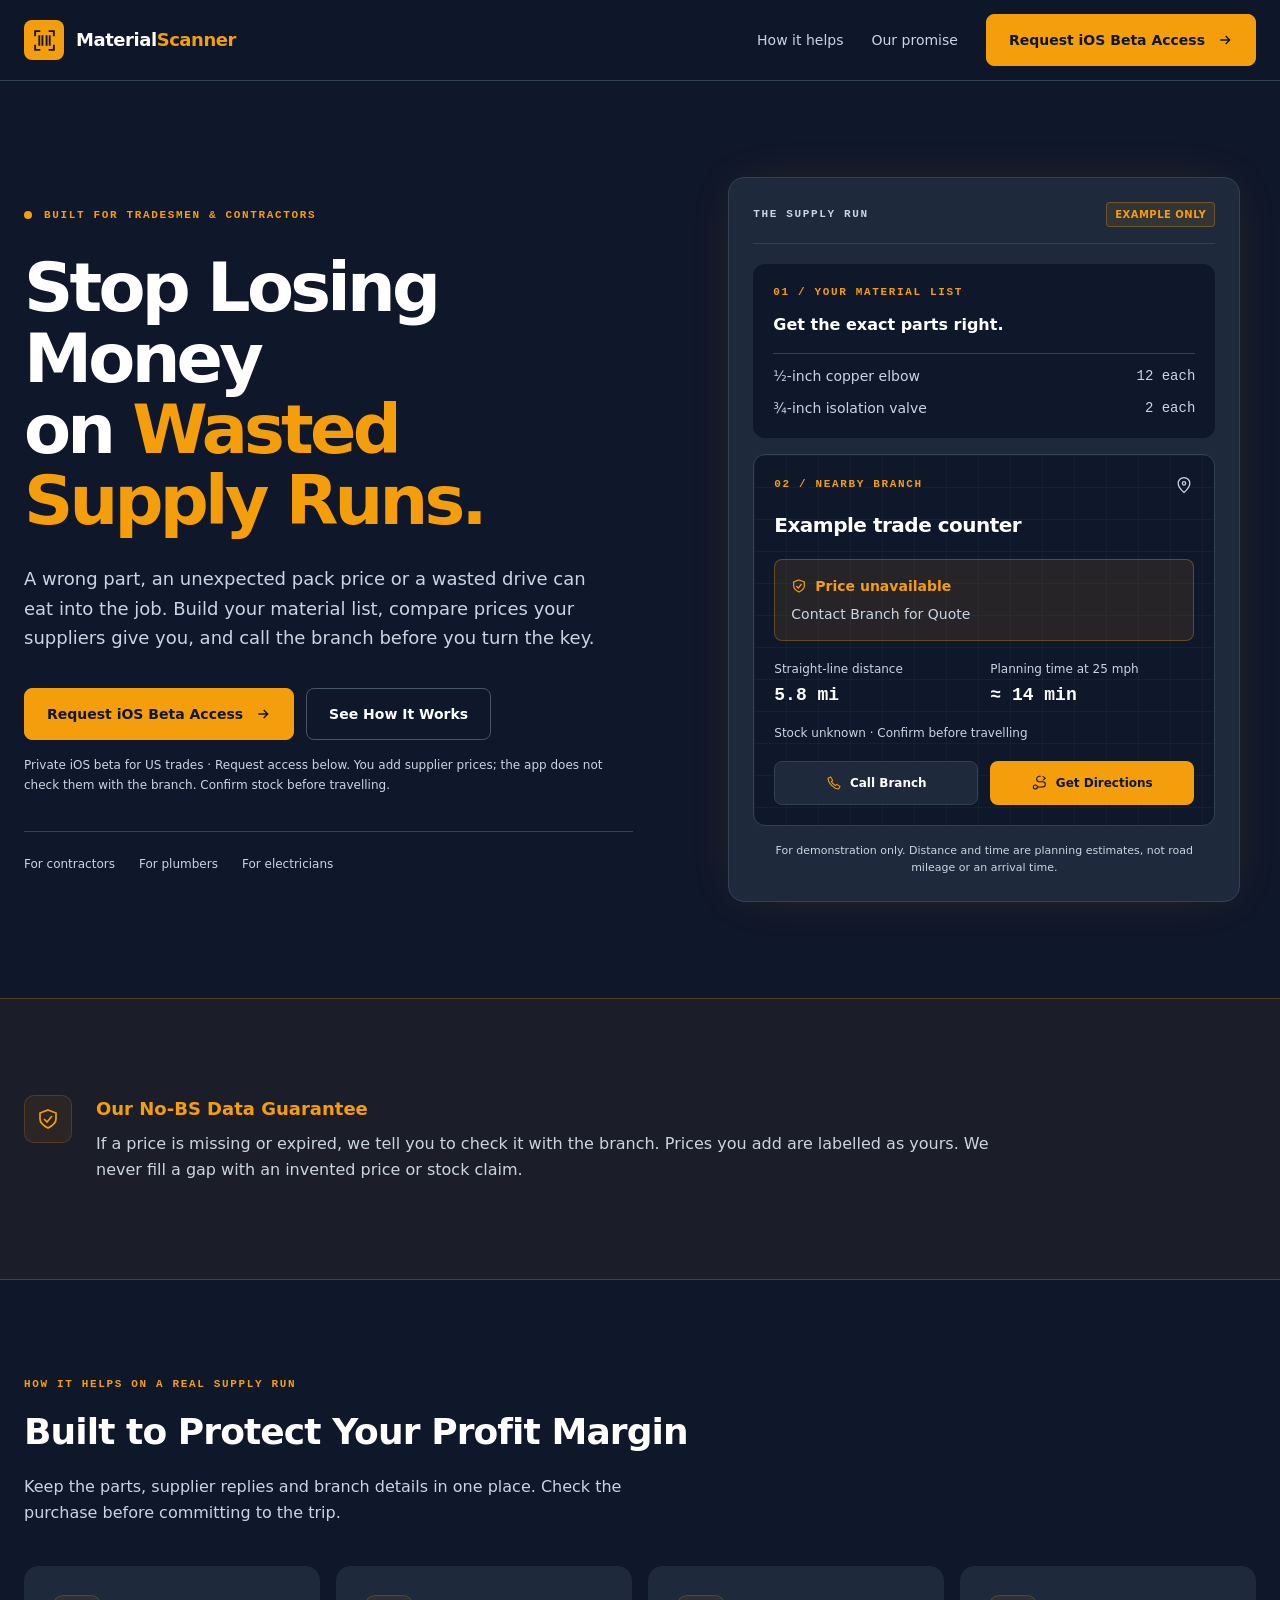
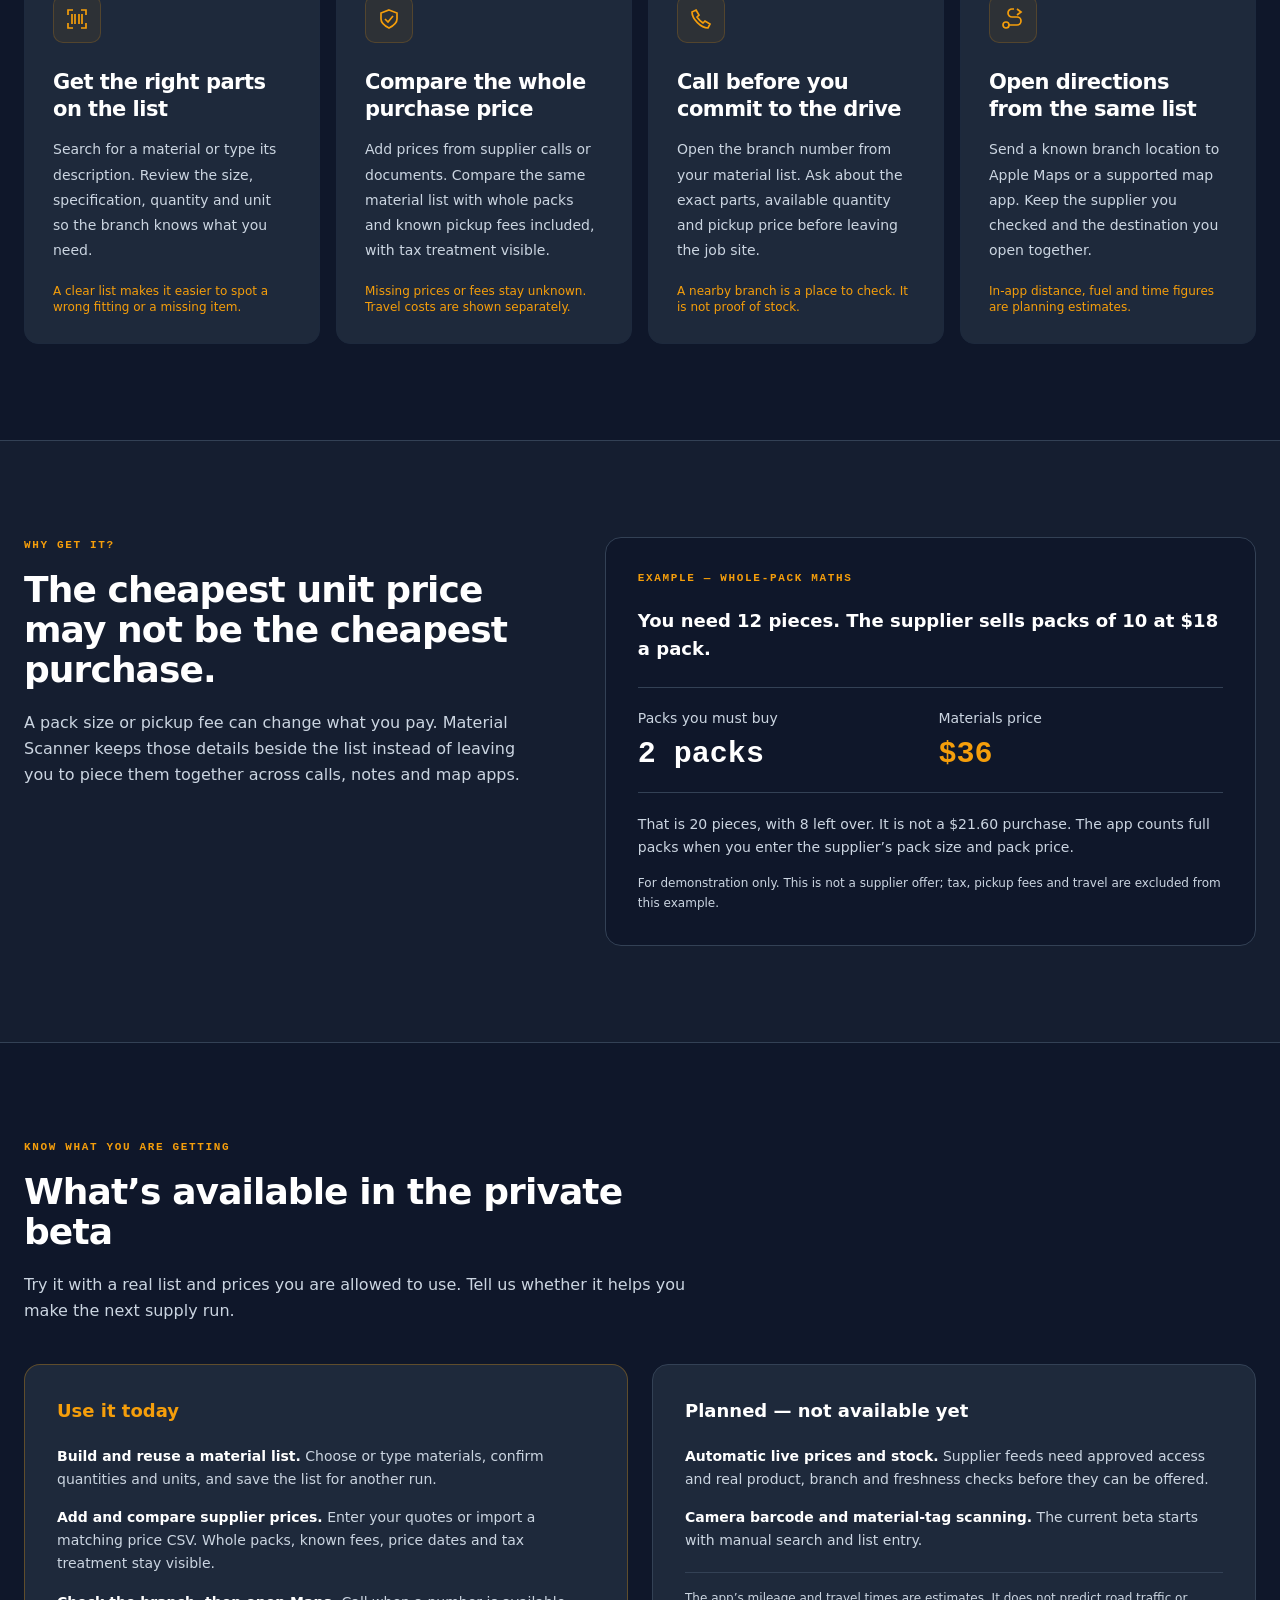
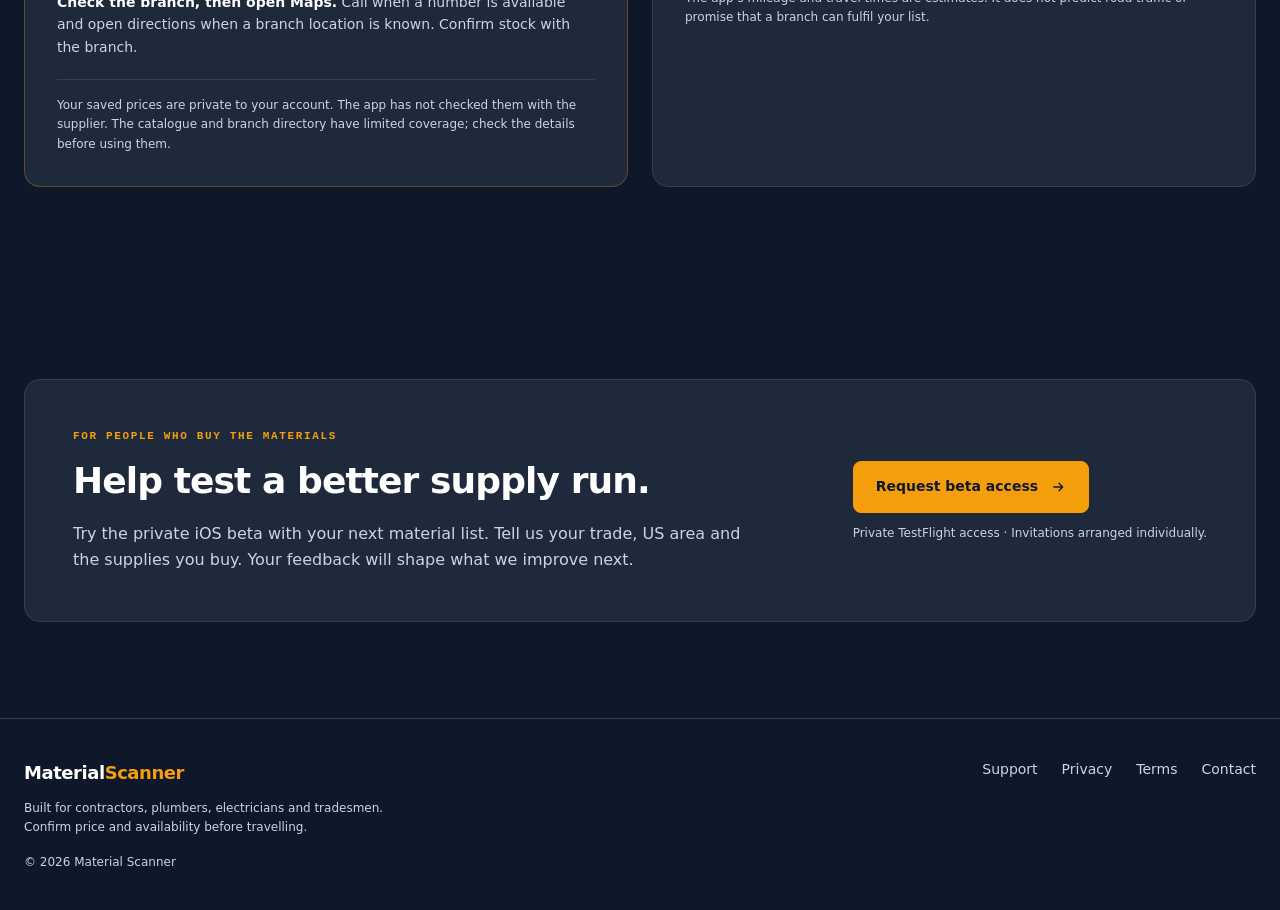
<file: index.html>
<!doctype html>
<html lang="en">
<head>
<meta charset="utf-8"><meta name="viewport" content="width=device-width, initial-scale=1">
<title>Material Scanner — Stop Losing Money on Wasted Supply Runs</title>
<meta name="description" content="Private iOS beta for US contractors, plumbers and electricians. Build a material list, compare prices you received including whole packs and pickup fees, and call or navigate to the branch. No invented prices.">
<link rel="canonical" href="https://materialscanner.com/">
<meta property="og:title" content="Stop Losing Money on Wasted Supply Runs."><meta property="og:description" content="Keep your material list, supplier prices and branch details together. Compare whole packs and known fees, then call ahead. Private iOS beta for US trades."><meta property="og:type" content="website"><meta property="og:url" content="https://materialscanner.com/"><meta name="twitter:card" content="summary">
<link rel="icon" href="data:image/svg+xml,%3Csvg%20xmlns%3D%22http%3A%2F%2Fwww.w3.org%2F2000%2Fsvg%22%20viewBox%3D%220%200%2032%2032%22%3E%3Crect%20width%3D%2232%22%20height%3D%2232%22%20rx%3D%228%22%20fill%3D%22%23F59E0B%22%2F%3E%3Cpath%20d%3D%22M8%2013V8h5m6%200h5v5M8%2019v5h5m6%200h5v-5M13%2013v6m3-6v6m3-6v6%22%20fill%3D%22none%22%20stroke%3D%22%230F172A%22%20stroke-width%3D%222%22%2F%3E%3C%2Fsvg%3E">
<meta name="theme-color" content="#0F172A"><link rel="stylesheet" href="/assets/landing.css?v=trade-beta-13oct2026">
</head>
<body class="bg-night font-sans text-white antialiased">
<a href="#main" class="fixed -top-24 left-4 z-50 rounded-lg bg-safety px-5 py-3 font-bold text-night focus:top-4">Skip to content</a>
<svg xmlns="http://www.w3.org/2000/svg" class="hidden" aria-hidden="true"><defs>
<symbol id="arrow" viewBox="0 0 24 24"><path d="M5 12h14m-6-6 6 6-6 6"/></symbol>
<symbol id="shield" viewBox="0 0 24 24"><path d="m12 3 8 3v6c0 4-4 7-8 9-4-2-8-5-8-9V6l8-3Z"/><path d="m8 12 3 3 5-6"/></symbol>
<symbol id="route" viewBox="0 0 24 24"><circle cx="5" cy="18" r="3"/><path d="M8 18h8a4 4 0 0 0 0-8h-5a4 4 0 0 1 0-8h2"/><path d="m16 2 4 3-4 3"/></symbol>
<symbol id="clock" viewBox="0 0 24 24"><circle cx="12" cy="12" r="9"/><path d="M12 7v5l4 2"/></symbol>
<symbol id="scan" viewBox="0 0 24 24"><path d="M3 8V3h5m8 0h5v5M3 16v5h5m8 0h5v-5M7 7v10m3-10v10m4-10v10m3-10v10"/></symbol>
<symbol id="phone" viewBox="0 0 24 24"><path d="m7 3 3 5-2 2c2 3 3 4 6 6l2-2 5 3-2 4c-7 0-16-9-16-16l4-2Z"/></symbol>
<symbol id="pin" viewBox="0 0 24 24"><path d="M19 10c0 5-7 11-7 11S5 15 5 10a7 7 0 1 1 14 0Z"/><circle cx="12" cy="10" r="2"/></symbol>
</defs></svg>
<header class="sticky top-0 z-30 border-b border-line bg-night/95 backdrop-blur-md">
<div class="page-wrap flex min-h-20 items-center justify-between gap-5">
<a href="/" aria-label="Material Scanner home" class="flex items-center gap-3 text-lg font-bold tracking-tight"><span class="flex h-10 w-10 shrink-0 items-center justify-center rounded-lg bg-safety text-night"><svg width="25" height="25" fill="none" stroke="currentColor" stroke-width="1.8" aria-hidden="true"><use href="#scan"/></svg></span><span>Material<wbr><span class="text-safety">Scanner</span></span></a>
<nav aria-label="Main" class="hidden items-center gap-7 text-sm font-medium text-copy md:flex"><a href="#how-it-works" class="hover:text-white">How it helps</a><a href="#integrity" class="hover:text-white">Our promise</a><a href="#beta" class="cta cta-primary">Request iOS Beta Access<svg class="h-4 w-4" fill="none" stroke="currentColor" stroke-width="2" aria-hidden="true"><use href="#arrow"/></svg></a></nav>
<details class="relative md:hidden"><summary class="cursor-pointer rounded-lg border border-line px-3 py-2 text-sm font-semibold">Menu <span aria-hidden="true" class="ml-2 text-safety">+</span></summary><nav class="menu-panel" aria-label="Mobile main"><a href="#how-it-works">How it helps</a><a href="#integrity">Our promise</a><a href="#beta" class="font-semibold text-safety">Request iOS Beta Access</a></nav></details>
</div></header>
<main id="main" tabindex="-1">
<section class="page-wrap grid items-center gap-14 py-16 lg:grid-cols-[1.12fr_1fr] lg:gap-20 lg:py-24" aria-labelledby="hero-heading">
<div><p class="kicker mb-7 flex items-center gap-3 text-safety"><span class="h-2 w-2 rounded-full bg-safety" aria-hidden="true"></span> Built for tradesmen &amp; contractors</p>
<h1 id="hero-heading" class="hero-title"><span class="block">Stop Losing Money</span> on <span class="text-safety">Wasted Supply Runs.</span></h1>
<p class="mt-7 max-w-xl text-base leading-relaxed text-copy sm:text-lg">A wrong part, an unexpected pack price or a wasted drive can eat into the job. Build your material list, compare prices your suppliers give you, and call the branch before you turn the key.</p>
<div class="mt-9 flex flex-wrap gap-3"><a class="cta cta-primary" href="#beta">Request iOS Beta Access<svg class="h-4 w-4" fill="none" stroke="currentColor" stroke-width="2" aria-hidden="true"><use href="#arrow"/></svg></a><a class="cta cta-secondary" href="#how-it-works">See How It Works</a></div>
<p class="mt-4 text-xs leading-relaxed text-copy">Private iOS beta for US trades · Request access below. You add supplier prices; the app does not check them with the branch. Confirm stock before travelling.</p>
<div class="mt-9 flex flex-wrap gap-x-6 gap-y-3 border-t border-line pt-6 text-xs font-medium text-copy"><span>For contractors</span><span>For plumbers</span><span>For electricians</span></div>
</div>
<div class="relative mx-auto w-full max-w-lg rounded-2xl border border-line bg-charcoal p-4 shadow-[0_0_50px_-12px_rgba(245,158,11,0.15)] sm:p-6" aria-label="Example material list and branch display for demonstration only">
<div class="mb-5 flex flex-wrap items-center justify-between gap-2 border-b border-line pb-4"><span class="kicker text-copy">The supply run</span><span class="rounded border border-safety/30 bg-safety/10 px-2 py-1 text-[10px] font-semibold uppercase tracking-wider text-safety">Example only</span></div>
<div class="mb-4 rounded-xl bg-night p-5"><p class="kicker mb-3 text-safety">01 / Your material list</p><p class="font-semibold">Get the exact parts right.</p><div class="mt-4 flex justify-between gap-4 border-t border-line pt-3 text-sm text-copy"><span>½-inch copper elbow</span><span class="whitespace-nowrap font-mono">12 each</span></div><div class="mt-3 flex justify-between gap-4 text-sm text-copy"><span>¾-inch isolation valve</span><span class="whitespace-nowrap font-mono">2 each</span></div></div>
<div class="example-grid rounded-xl border border-line bg-night p-5"><div class="flex items-center justify-between gap-3"><p class="kicker text-safety">02 / Nearby branch</p><svg class="h-5 w-5 text-copy" fill="none" stroke="currentColor" stroke-width="1.5" aria-hidden="true"><use href="#pin"/></svg></div><p class="mt-4 text-xl font-semibold tracking-tight">Example trade counter</p>
<div class="my-5 rounded-lg border border-safety/30 bg-safety/10 p-4"><div class="flex items-center gap-2 text-sm font-semibold text-safety"><svg class="h-4 w-4 shrink-0" fill="none" stroke="currentColor" stroke-width="1.8" aria-hidden="true"><use href="#shield"/></svg>Price unavailable</div><p class="mt-2 text-sm text-copy">Contact Branch for Quote</p></div>
<div class="grid grid-cols-2 gap-3 text-sm"><div><p class="text-xs text-copy">Straight-line distance</p><p class="mt-1 font-mono text-lg font-semibold">5.8 mi</p></div><div><p class="text-xs text-copy">Planning time at 25 mph</p><p class="mt-1 font-mono text-lg font-semibold">≈ 14 min</p></div></div>
<p class="mt-4 text-xs text-copy">Stock unknown · Confirm before travelling</p>
<div class="mt-5 grid grid-cols-2 gap-3 text-center text-xs font-semibold"><span class="flex min-h-11 items-center justify-center gap-2 rounded-lg border border-line bg-charcoal"><svg class="h-4 w-4 text-safety" fill="none" stroke="currentColor" stroke-width="1.6" aria-hidden="true"><use href="#phone"/></svg>Call Branch</span><span class="flex min-h-11 items-center justify-center gap-2 rounded-lg bg-safety text-night"><svg class="h-4 w-4" fill="none" stroke="currentColor" stroke-width="1.6" aria-hidden="true"><use href="#route"/></svg>Get Directions</span></div>
</div><p class="mt-4 text-center text-[11px] leading-relaxed text-copy">For demonstration only. Distance and time are planning estimates, not road mileage or an arrival time.</p>
</div></section>
<section id="integrity" class="border-y border-safety/25 bg-safety/5 py-16 md:py-24" aria-labelledby="integrity-heading"><div class="page-wrap flex items-start gap-4 sm:gap-6"><div class="feature-icon shrink-0"><svg class="h-6 w-6" fill="none" stroke="currentColor" stroke-width="1.7" aria-hidden="true"><use href="#shield"/></svg></div><div><h2 id="integrity-heading" class="text-base font-bold text-safety sm:text-lg">Our No-BS Data Guarantee</h2><p class="mt-2 max-w-4xl text-sm leading-relaxed text-copy sm:text-base">If a price is missing or expired, we tell you to check it with the branch. Prices you add are labelled as yours. We never fill a gap with an invented price or stock claim.</p></div></div></section>
<section id="how-it-works" class="page-wrap py-16 md:py-24" aria-labelledby="features-heading"><div class="mb-10 max-w-2xl"><p class="kicker mb-4 text-safety">How it helps on a real supply run</p><h2 id="features-heading" class="text-3xl font-semibold leading-tight tracking-tight sm:text-4xl">Built to Protect Your Profit Margin</h2><p class="mt-5 text-base leading-relaxed text-copy">Keep the parts, supplier replies and branch details in one place. Check the purchase before committing to the trip.</p></div>
<div class="grid gap-4 sm:grid-cols-2 xl:grid-cols-4">
<article class="feature-card border border-slate-800 hover:border-amber-500/40 transition-colors duration-200"><div class="feature-icon"><svg class="h-6 w-6" fill="none" stroke="currentColor" stroke-width="1.7" aria-hidden="true"><use href="#scan"/></svg></div><h3>Get the right parts on the list</h3><p>Search for a material or type its description. Review the size, specification, quantity and unit so the branch knows what you need.</p><p class="!mt-5 text-xs !text-safety">A clear list makes it easier to spot a wrong fitting or a missing item.</p></article>
<article class="feature-card border border-slate-800 hover:border-amber-500/40 transition-colors duration-200"><div class="feature-icon"><svg class="h-6 w-6" fill="none" stroke="currentColor" stroke-width="1.7" aria-hidden="true"><use href="#shield"/></svg></div><h3>Compare the whole purchase price</h3><p>Add prices from supplier calls or documents. Compare the same material list with whole packs and known pickup fees included, with tax treatment visible.</p><p class="!mt-5 text-xs !text-safety">Missing prices or fees stay unknown. Travel costs are shown separately.</p></article>
<article class="feature-card border border-slate-800 hover:border-amber-500/40 transition-colors duration-200"><div class="feature-icon"><svg class="h-6 w-6" fill="none" stroke="currentColor" stroke-width="1.7" aria-hidden="true"><use href="#phone"/></svg></div><h3>Call before you commit to the drive</h3><p>Open the branch number from your material list. Ask about the exact parts, available quantity and pickup price before leaving the job site.</p><p class="!mt-5 text-xs !text-safety">A nearby branch is a place to check. It is not proof of stock.</p></article>
<article class="feature-card border border-slate-800 hover:border-amber-500/40 transition-colors duration-200"><div class="feature-icon"><svg class="h-6 w-6" fill="none" stroke="currentColor" stroke-width="1.7" aria-hidden="true"><use href="#route"/></svg></div><h3>Open directions from the same list</h3><p>Send a known branch location to Apple Maps or a supported map app. Keep the supplier you checked and the destination you open together.</p><p class="!mt-5 text-xs !text-safety">In-app distance, fuel and time figures are planning estimates.</p></article>
</div></section>
<section id="why-get-it" class="border-y border-line bg-charcoal/40 py-16 md:py-24" aria-labelledby="why-heading"><div class="page-wrap grid gap-10 lg:grid-cols-[1fr_1.3fr] lg:gap-20"><div><p class="kicker mb-4 text-safety">Why get it?</p><h2 id="why-heading" class="text-3xl font-semibold tracking-tight sm:text-4xl">The cheapest unit price may not be the cheapest purchase.</h2><p class="mt-5 text-base leading-relaxed text-copy">A pack size or pickup fee can change what you pay. Material Scanner keeps those details beside the list instead of leaving you to piece them together across calls, notes and map apps.</p></div><div class="rounded-2xl border border-line bg-night p-6 sm:p-8"><p class="kicker text-safety">Example — whole-pack maths</p><p class="mt-5 text-lg font-semibold">You need 12 pieces. The supplier sells packs of 10 at $18 a pack.</p><div class="mt-6 grid gap-4 border-y border-line py-5 sm:grid-cols-2"><div><p class="text-sm text-copy">Packs you must buy</p><p class="mt-2 font-mono text-3xl font-semibold">2 packs</p></div><div><p class="text-sm text-copy">Materials price</p><p class="mt-2 font-mono text-3xl font-semibold text-safety">$36</p></div></div><p class="mt-5 text-sm leading-relaxed text-copy">That is 20 pieces, with 8 left over. It is not a $21.60 purchase. The app counts full packs when you enter the supplier’s pack size and pack price.</p><p class="mt-4 text-xs leading-relaxed text-copy">For demonstration only. This is not a supplier offer; tax, pickup fees and travel are excluded from this example.</p></div></div></section>
<section id="beta-today" class="page-wrap py-16 md:py-24" aria-labelledby="beta-today-heading"><div class="mb-10 max-w-2xl"><p class="kicker mb-4 text-safety">Know what you are getting</p><h2 id="beta-today-heading" class="text-3xl font-semibold tracking-tight sm:text-4xl">What’s available in the private beta</h2><p class="mt-5 text-base leading-relaxed text-copy">Try it with a real list and prices you are allowed to use. Tell us whether it helps you make the next supply run.</p></div><div class="grid gap-6 md:grid-cols-2"><div class="rounded-2xl border border-safety/30 bg-charcoal p-6 sm:p-8"><h3 class="text-lg font-semibold text-safety">Use it today</h3><ul class="mt-5 grid gap-4 text-sm leading-relaxed text-copy"><li><strong class="text-white">Build and reuse a material list.</strong> Choose or type materials, confirm quantities and units, and save the list for another run.</li><li><strong class="text-white">Add and compare supplier prices.</strong> Enter your quotes or import a matching price CSV. Whole packs, known fees, price dates and tax treatment stay visible.</li><li><strong class="text-white">Check the branch, then open Maps.</strong> Call when a number is available and open directions when a branch location is known. Confirm stock with the branch.</li></ul><p class="mt-5 border-t border-line pt-4 text-xs leading-relaxed text-copy">Your saved prices are private to your account. The app has not checked them with the supplier. The catalogue and branch directory have limited coverage; check the details before using them.</p></div><div class="rounded-2xl border border-line bg-charcoal p-6 sm:p-8"><h3 class="text-lg font-semibold text-white">Planned — not available yet</h3><ul class="mt-5 grid gap-4 text-sm leading-relaxed text-copy"><li><strong class="text-white">Automatic live prices and stock.</strong> Supplier feeds need approved access and real product, branch and freshness checks before they can be offered.</li><li><strong class="text-white">Camera barcode and material-tag scanning.</strong> The current beta starts with manual search and list entry.</li></ul><p class="mt-5 border-t border-line pt-4 text-xs leading-relaxed text-copy">The app’s mileage and travel times are estimates. It does not predict road traffic or promise that a branch can fulfil your list.</p></div></div></section>
<section id="beta" class="page-wrap py-20 lg:py-24" aria-labelledby="beta-heading"><div class="rounded-2xl border border-line bg-charcoal px-6 py-10 sm:p-12 lg:flex lg:items-center lg:justify-between lg:gap-12"><div class="max-w-2xl"><p class="kicker mb-4 text-safety">For people who buy the materials</p><h2 id="beta-heading" class="text-3xl font-semibold tracking-tight sm:text-4xl">Help test a better supply run.</h2><p class="mt-5 text-base leading-relaxed text-copy">Try the private iOS beta with your next material list. Tell us your trade, US area and the supplies you buy. Your feedback will shape what we improve next.</p></div><div class="mt-8 shrink-0 lg:mt-0"><a class="cta cta-primary" href="mailto:hello@materialscanner.com?subject=Material%20Scanner%20iOS%20beta%20access">Request beta access<svg class="h-4 w-4" fill="none" stroke="currentColor" stroke-width="2" aria-hidden="true"><use href="#arrow"/></svg></a><p class="mt-3 text-xs text-copy">Private TestFlight access · Invitations arranged individually.</p></div></div></section>
</main>
<footer id="about" class="border-t border-line py-10"><div class="page-wrap flex flex-col justify-between gap-7 sm:flex-row"><div><p class="text-lg font-bold tracking-tight">Material<span class="text-safety">Scanner</span></p><p class="mt-3 max-w-md text-xs leading-relaxed text-copy">Built for contractors, plumbers, electricians and tradesmen.<br>Confirm price and availability before travelling.</p><p class="mt-4 text-xs text-copy">© 2026 Material Scanner</p></div><nav aria-label="Support and legal" class="flex flex-wrap items-start gap-x-6 gap-y-4 text-sm text-copy"><a href="/support.html" class="hover:text-white">Support</a><a href="/privacy.html" class="hover:text-white">Privacy</a><a href="/terms.html" class="hover:text-white">Terms</a><a href="mailto:hello@materialscanner.com" class="hover:text-white">Contact</a></nav></div></footer>
<script>
const menu=document.querySelector('header details');
document.addEventListener('keydown',event=>{if(event.key==='Escape'&&menu.open){menu.open=false;menu.querySelector('summary').focus();}});
menu.querySelectorAll('a').forEach(link=>link.addEventListener('click',()=>{menu.open=false;}));
</script>
</body></html>
</file>
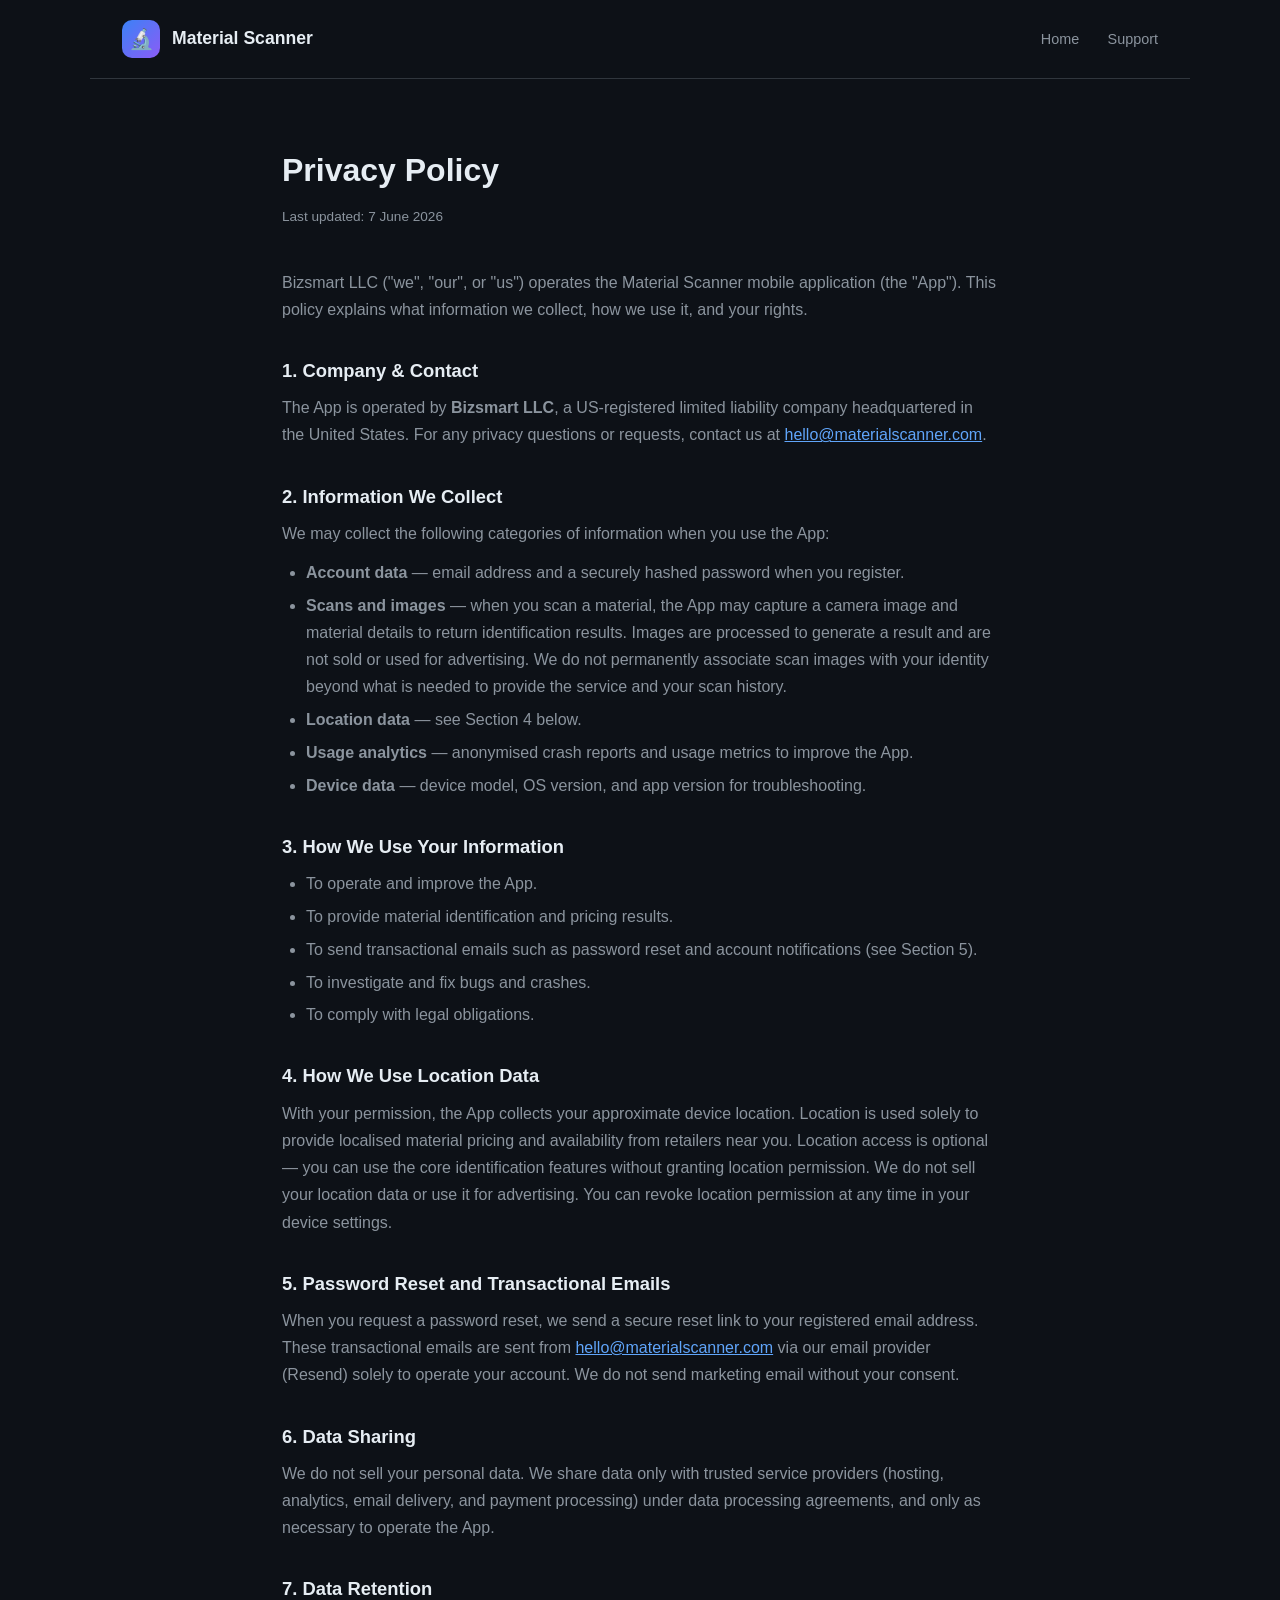
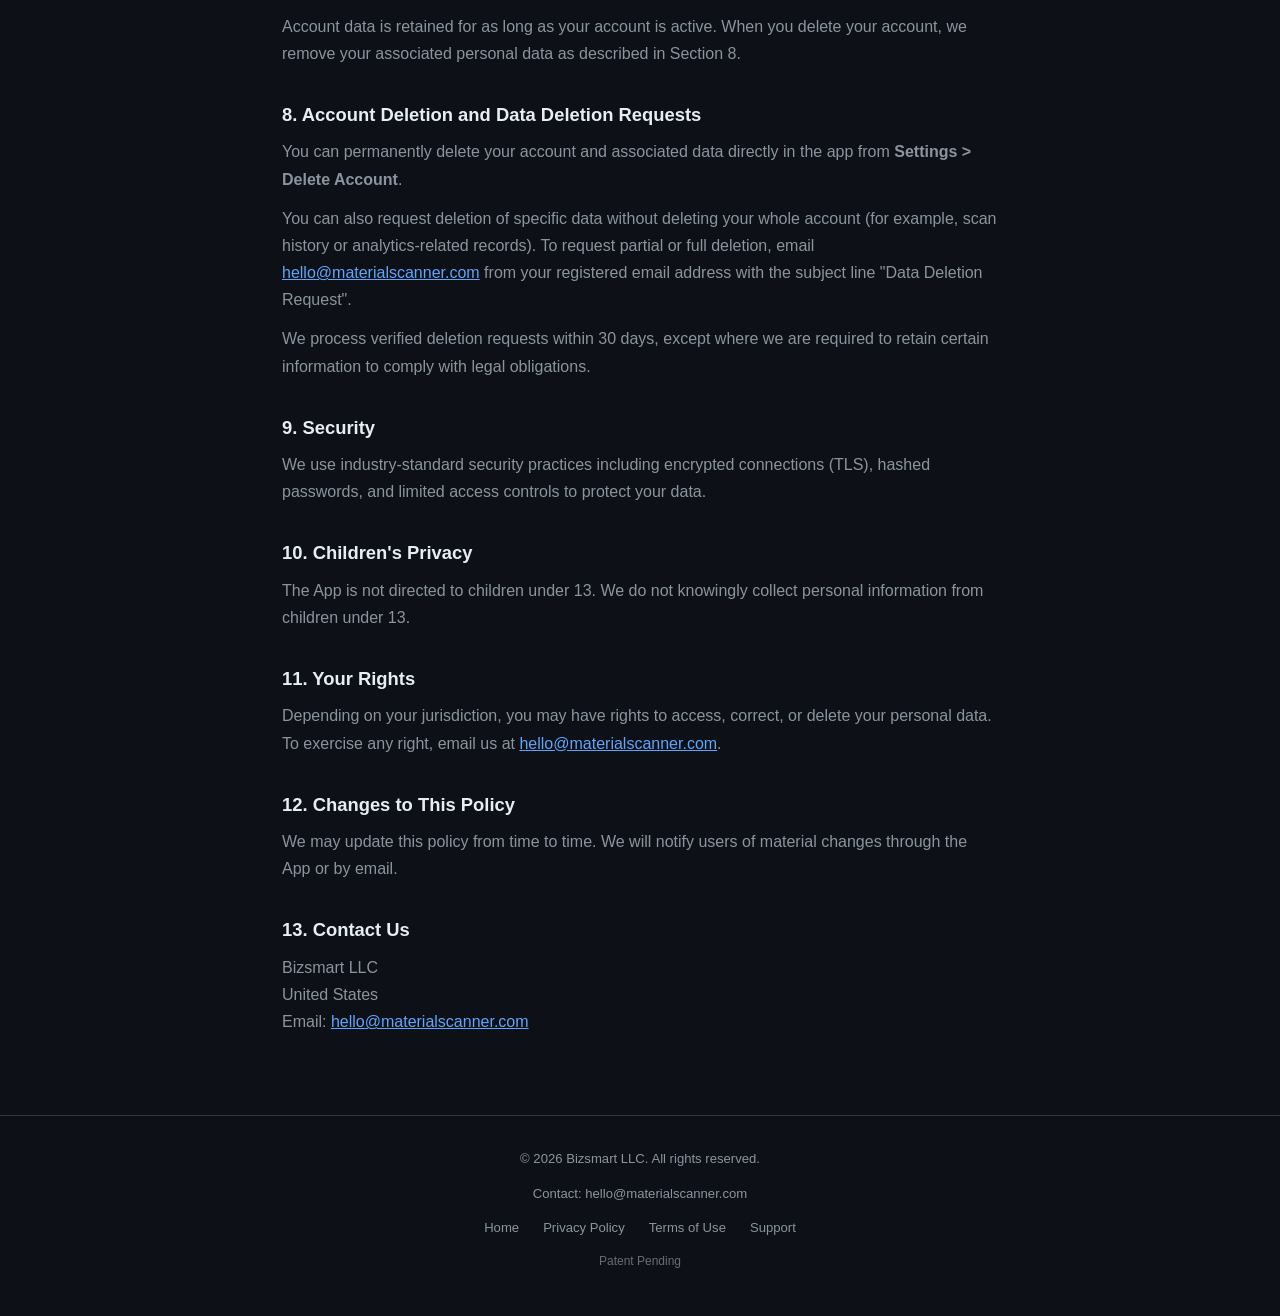
<file: privacy.html>
<!DOCTYPE html>
<html lang="en">
<head>
  <meta charset="UTF-8" />
  <meta name="viewport" content="width=device-width, initial-scale=1.0" />
  <title>Privacy Policy — Material Scanner by Bizsmart LLC</title>
  <style>
    *, *::before, *::after { box-sizing: border-box; margin: 0; padding: 0; }
    :root {
      --bg: #0d1117; --surface: #161b22; --border: #30363d;
      --accent: #3b82f6; --accent-light: #60a5fa;
      --text: #e6edf3; --muted: #8b949e; --radius: 12px;
    }
    body { background: var(--bg); color: var(--text);
      font-family: -apple-system, BlinkMacSystemFont, "Segoe UI", Roboto, Helvetica, Arial, sans-serif;
      line-height: 1.7; min-height: 100vh; }
    header {
      border-bottom: 1px solid var(--border); padding: 1.25rem 2rem;
      display: flex; align-items: center; justify-content: space-between;
      max-width: 1100px; margin: 0 auto;
    }
    .logo { display: flex; align-items: center; gap: .75rem; text-decoration: none; color: var(--text); }
    .logo-icon { width: 38px; height: 38px;
      background: linear-gradient(135deg, #3b82f6 0%, #8b5cf6 100%);
      border-radius: 10px; display: flex; align-items: center; justify-content: center; font-size: 1.25rem; }
    .logo span { font-weight: 700; font-size: 1.1rem; }
    nav a { color: var(--muted); text-decoration: none; margin-left: 1.5rem; font-size: .9rem; transition: color .2s; }
    nav a:hover { color: var(--text); }
    main { max-width: 780px; margin: 4rem auto 5rem; padding: 0 2rem; }
    h1  { font-size: 2rem; font-weight: 800; margin-bottom: .5rem; }
    .updated { color: var(--muted); font-size: .85rem; margin-bottom: 2.5rem; }
    h2  { font-size: 1.15rem; font-weight: 700; margin: 2rem 0 .5rem; }
    p   { color: var(--muted); margin-bottom: .75rem; }
    ul  { color: var(--muted); padding-left: 1.5rem; margin-bottom: .75rem; }
    li  { margin-bottom: .35rem; }
    a   { color: var(--accent-light); }
    footer { border-top: 1px solid var(--border); padding: 2rem; text-align: center; font-size: .82rem; color: var(--muted); }
    footer a { color: var(--muted); text-decoration: none; }
    footer a:hover { color: var(--text); }
    .footer-links { display: flex; gap: 1.5rem; justify-content: center; margin-top: .5rem; }
  </style>
</head>
<body>

  <header>
    <a href="/" class="logo">
      <div class="logo-icon">🔬</div>
      <span>Material Scanner</span>
    </a>
    <nav>
      <a href="/">Home</a>
      <a href="support.html">Support</a>
    </nav>
  </header>

  <main>
    <h1>Privacy Policy</h1>
    <p class="updated">Last updated: 7 June 2026</p>

    <p>
      Bizsmart LLC ("we", "our", or "us") operates the Material Scanner mobile application
      (the "App"). This policy explains what information we collect, how we use it, and your rights.
    </p>

    <h2>1. Company &amp; Contact</h2>
    <p>
      The App is operated by <strong>Bizsmart LLC</strong>, a US-registered limited liability
      company headquartered in the United States. For any privacy questions or requests, contact
      us at <a href="mailto:hello@materialscanner.com">hello@materialscanner.com</a>.
    </p>

    <h2>2. Information We Collect</h2>
    <p>We may collect the following categories of information when you use the App:</p>
    <ul>
      <li><strong>Account data</strong> — email address and a securely hashed password when you register.</li>
      <li><strong>Scans and images</strong> — when you scan a material, the App may capture a camera image and material details to return identification results. Images are processed to generate a result and are not sold or used for advertising. We do not permanently associate scan images with your identity beyond what is needed to provide the service and your scan history.</li>
      <li><strong>Location data</strong> — see Section 4 below.</li>
      <li><strong>Usage analytics</strong> — anonymised crash reports and usage metrics to improve the App.</li>
      <li><strong>Device data</strong> — device model, OS version, and app version for troubleshooting.</li>
    </ul>

    <h2>3. How We Use Your Information</h2>
    <ul>
      <li>To operate and improve the App.</li>
      <li>To provide material identification and pricing results.</li>
      <li>To send transactional emails such as password reset and account notifications (see Section 5).</li>
      <li>To investigate and fix bugs and crashes.</li>
      <li>To comply with legal obligations.</li>
    </ul>

    <h2>4. How We Use Location Data</h2>
    <p>
      With your permission, the App collects your approximate device location. Location is used
      solely to provide localised material pricing and availability from retailers near you.
      Location access is optional — you can use the core identification features without granting
      location permission. We do not sell your location data or use it for advertising. You can
      revoke location permission at any time in your device settings.
    </p>

    <h2>5. Password Reset and Transactional Emails</h2>
    <p>
      When you request a password reset, we send a secure reset link to your registered email
      address. These transactional emails are sent from
      <a href="mailto:hello@materialscanner.com">hello@materialscanner.com</a> via our email
      provider (Resend) solely to operate your account. We do not send marketing email without
      your consent.
    </p>

    <h2>6. Data Sharing</h2>
    <p>
      We do not sell your personal data. We share data only with trusted service providers
      (hosting, analytics, email delivery, and payment processing) under data processing
      agreements, and only as necessary to operate the App.
    </p>

    <h2>7. Data Retention</h2>
    <p>
      Account data is retained for as long as your account is active. When you delete your
      account, we remove your associated personal data as described in Section 8.
    </p>

    <h2>8. Account Deletion and Data Deletion Requests</h2>
    <p>
      You can permanently delete your account and associated data directly in the app from
      <strong>Settings &gt; Delete Account</strong>.
    </p>
    <p>
      You can also request deletion of specific data without deleting your whole account (for
      example, scan history or analytics-related records). To request partial or full deletion,
      email <a href="mailto:hello@materialscanner.com">hello@materialscanner.com</a> from your
      registered email address with the subject line "Data Deletion Request".
    </p>
    <p>
      We process verified deletion requests within 30 days, except where we are required to retain
      certain information to comply with legal obligations.
    </p>

    <h2>9. Security</h2>
    <p>
      We use industry-standard security practices including encrypted connections (TLS),
      hashed passwords, and limited access controls to protect your data.
    </p>

    <h2>10. Children's Privacy</h2>
    <p>
      The App is not directed to children under 13. We do not knowingly collect personal
      information from children under 13.
    </p>

    <h2>11. Your Rights</h2>
    <p>
      Depending on your jurisdiction, you may have rights to access, correct, or delete your
      personal data. To exercise any right, email us at
      <a href="mailto:hello@materialscanner.com">hello@materialscanner.com</a>.
    </p>

    <h2>12. Changes to This Policy</h2>
    <p>
      We may update this policy from time to time. We will notify users of material changes
      through the App or by email.
    </p>

    <h2>13. Contact Us</h2>
    <p>
      Bizsmart LLC<br />
      United States<br />
      Email: <a href="mailto:hello@materialscanner.com">hello@materialscanner.com</a>
    </p>
  </main>

  <footer>
    <p>&copy; 2026 Bizsmart LLC. All rights reserved.</p>
    <p>Contact: <a href="mailto:hello@materialscanner.com">hello@materialscanner.com</a></p>
    <div class="footer-links">
      <a href="/">Home</a>
      <a href="privacy.html">Privacy Policy</a>
      <a href="terms.html">Terms of Use</a>
      <a href="support.html">Support</a>
    </div>
    <p style="margin-top: .75rem; font-size: .75rem; opacity: .7;">Patent Pending</p>
  </footer>

</body>
</html>
</file>
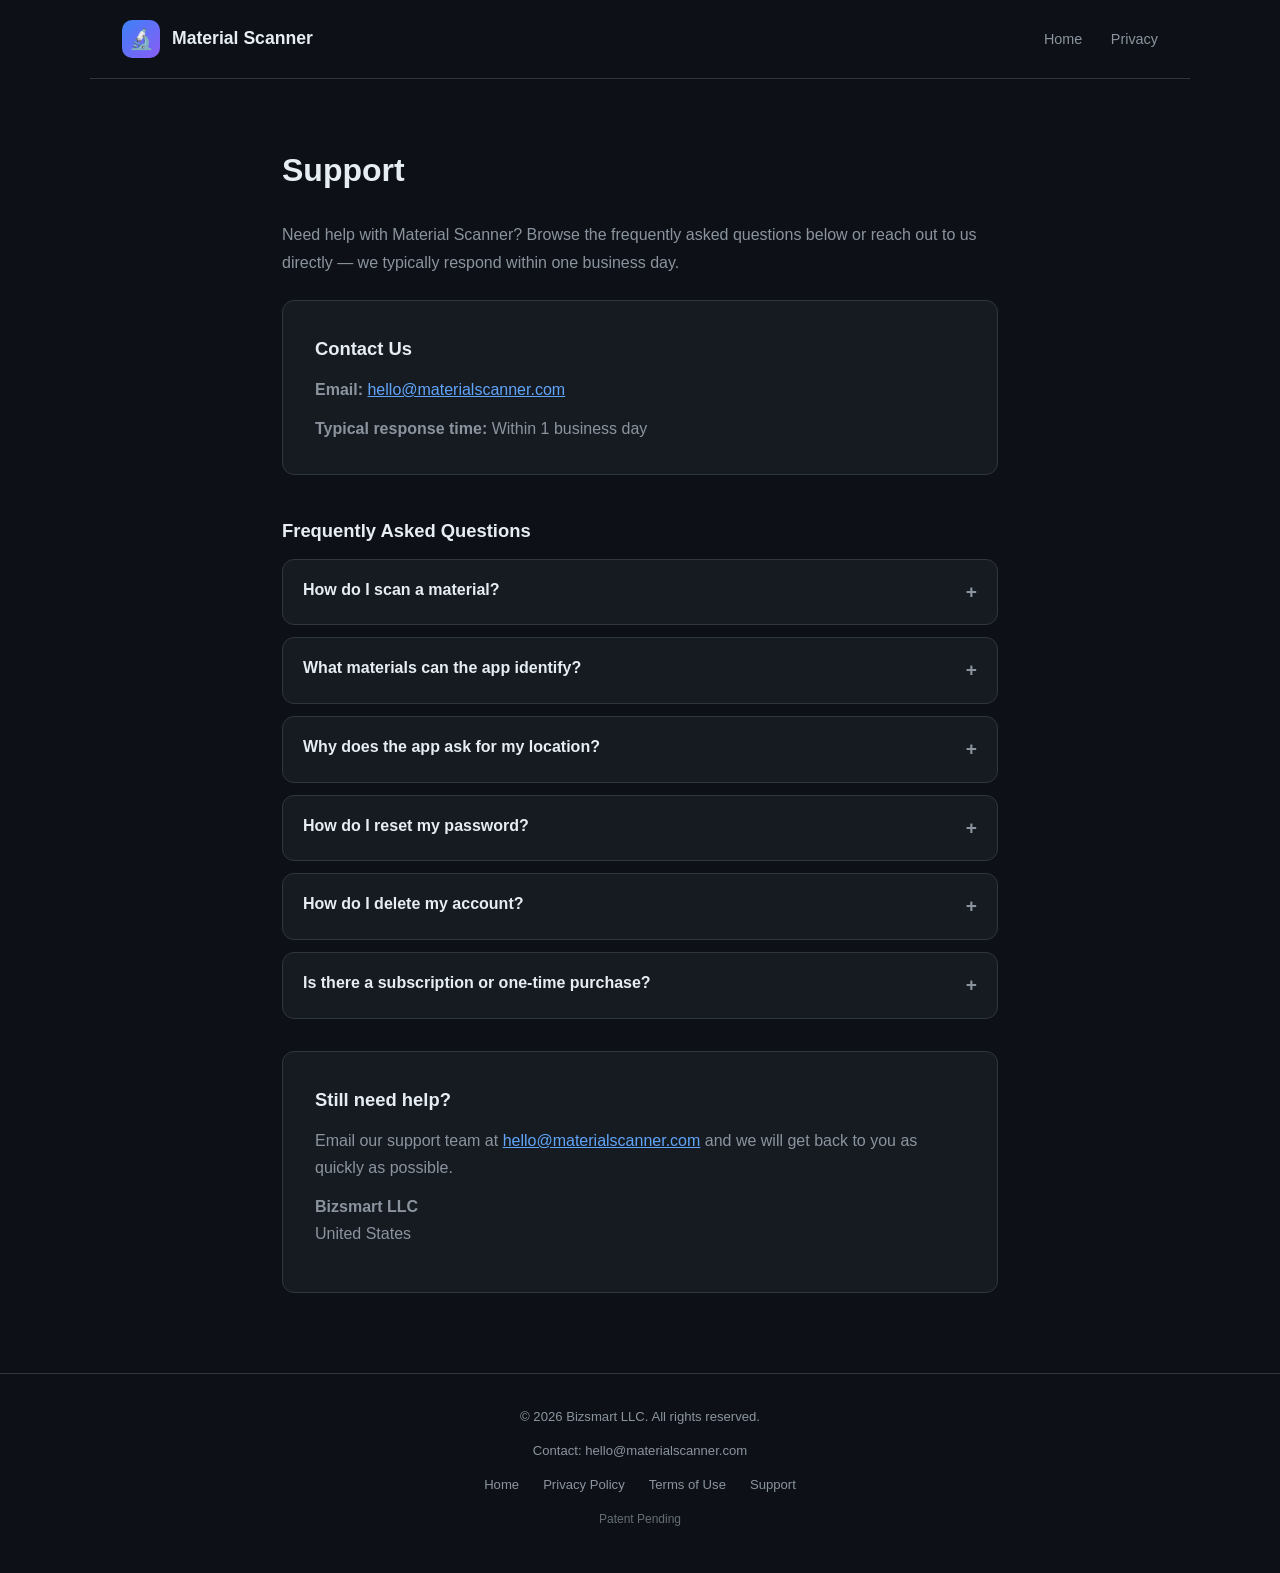
<file: support.html>
<!DOCTYPE html>
<html lang="en">
<head>
  <meta charset="UTF-8" />
  <meta name="viewport" content="width=device-width, initial-scale=1.0" />
  <title>Support — Material Scanner by Bizsmart LLC</title>
  <style>
    *, *::before, *::after { box-sizing: border-box; margin: 0; padding: 0; }
    :root {
      --bg: #0d1117; --surface: #161b22; --border: #30363d;
      --accent: #3b82f6; --accent-light: #60a5fa;
      --text: #e6edf3; --muted: #8b949e; --radius: 12px;
    }
    body { background: var(--bg); color: var(--text);
      font-family: -apple-system, BlinkMacSystemFont, "Segoe UI", Roboto, Helvetica, Arial, sans-serif;
      line-height: 1.7; min-height: 100vh; }
    header {
      border-bottom: 1px solid var(--border); padding: 1.25rem 2rem;
      display: flex; align-items: center; justify-content: space-between;
      max-width: 1100px; margin: 0 auto;
    }
    .logo { display: flex; align-items: center; gap: .75rem; text-decoration: none; color: var(--text); }
    .logo-icon { width: 38px; height: 38px;
      background: linear-gradient(135deg, #3b82f6 0%, #8b5cf6 100%);
      border-radius: 10px; display: flex; align-items: center; justify-content: center; font-size: 1.25rem; }
    .logo span { font-weight: 700; font-size: 1.1rem; }
    nav a { color: var(--muted); text-decoration: none; margin-left: 1.5rem; font-size: .9rem; transition: color .2s; }
    nav a:hover { color: var(--text); }
    main { max-width: 780px; margin: 4rem auto 5rem; padding: 0 2rem; }
    h1  { font-size: 2rem; font-weight: 800; margin-bottom: 1.5rem; }
    h2  { font-size: 1.15rem; font-weight: 700; margin: 2.5rem 0 .75rem; }
    p   { color: var(--muted); margin-bottom: .75rem; }

    /* FAQ */
    .faq { margin-top: .25rem; }
    details {
      background: var(--surface); border: 1px solid var(--border);
      border-radius: var(--radius); margin-bottom: .75rem; padding: 1rem 1.25rem;
    }
    summary { font-weight: 600; cursor: pointer; list-style: none; display: flex; justify-content: space-between; }
    summary::after { content: "+"; color: var(--muted); font-size: 1.2rem; }
    details[open] summary::after { content: "−"; }
    details p { margin-top: .75rem; margin-bottom: 0; }

    /* Contact card */
    .contact-card {
      background: var(--surface); border: 1px solid var(--border);
      border-radius: var(--radius); padding: 2rem; margin-top: 2rem;
    }
    .contact-card h2 { margin-top: 0; }
    .contact-card a { color: var(--accent-light); }

    footer { border-top: 1px solid var(--border); padding: 2rem; text-align: center; font-size: .82rem; color: var(--muted); }
    footer a { color: var(--muted); text-decoration: none; }
    footer a:hover { color: var(--text); }
    .footer-links { display: flex; gap: 1.5rem; justify-content: center; margin-top: .5rem; }
  </style>
</head>
<body>

  <header>
    <a href="/" class="logo">
      <div class="logo-icon">🔬</div>
      <span>Material Scanner</span>
    </a>
    <nav>
      <a href="/">Home</a>
      <a href="privacy.html">Privacy</a>
    </nav>
  </header>

  <main>
    <h1>Support</h1>
    <p>
      Need help with Material Scanner? Browse the frequently asked questions below or reach
      out to us directly — we typically respond within one business day.
    </p>

    <div class="contact-card" style="margin-top: 1.5rem;">
      <h2 style="margin-top: 0;">Contact Us</h2>
      <p>
        <strong>Email:</strong>
        <a href="mailto:hello@materialscanner.com">hello@materialscanner.com</a>
      </p>
      <p style="margin-bottom: 0;">
        <strong>Typical response time:</strong> Within 1 business day
      </p>
    </div>

    <h2>Frequently Asked Questions</h2>
    <div class="faq">
      <details>
        <summary>How do I scan a material?</summary>
        <p>
          Open the app and tap the scan button on the home screen. Point your camera at the
          material you want to identify and follow the on-screen prompts. Results are returned
          within seconds.
        </p>
      </details>
      <details>
        <summary>What materials can the app identify?</summary>
        <p>
          Material Scanner is designed to identify a wide range of common building and
          decorative materials including wood, metal, concrete, fabric, and more. Additional
          material categories are being added regularly.
        </p>
      </details>
      <details>
        <summary>Why does the app ask for my location?</summary>
        <p>
          Location is used to provide localised material pricing and availability from
          retailers near you. Location access is optional; you can still use the core
          identification features without granting location permission.
        </p>
      </details>
      <details>
        <summary>How do I reset my password?</summary>
        <p>
          On the sign-in screen, tap <strong>Forgot Password</strong>, enter your email
          address, and we will send you a secure reset link. Check your spam folder if the
          email does not arrive within a few minutes.
        </p>
      </details>
      <details>
        <summary>How do I delete my account?</summary>
        <p>
          To request account deletion and removal of your associated data, email us at
          <a href="mailto:hello@materialscanner.com">hello@materialscanner.com</a> with
          the subject line "Account Deletion Request". We will process your request within
          30 days.
        </p>
      </details>
      <details>
        <summary>Is there a subscription or one-time purchase?</summary>
        <p>
          Material Scanner will offer a free tier with limited scans per month and a Pro
          subscription for unlimited scans and advanced features. Pricing details will be
          available on the App Store and Google Play Store at launch.
        </p>
      </details>
    </div>

    <div class="contact-card">
      <h2>Still need help?</h2>
      <p>
        Email our support team at
        <a href="mailto:hello@materialscanner.com">hello@materialscanner.com</a>
        and we will get back to you as quickly as possible.
      </p>
      <p>
        <strong>Bizsmart LLC</strong><br />
        United States
      </p>
    </div>
  </main>

  <footer>
    <p>&copy; 2026 Bizsmart LLC. All rights reserved.</p>
    <p>Contact: <a href="mailto:hello@materialscanner.com">hello@materialscanner.com</a></p>
    <div class="footer-links">
      <a href="/">Home</a>
      <a href="privacy.html">Privacy Policy</a>
      <a href="terms.html">Terms of Use</a>
      <a href="support.html">Support</a>
    </div>
    <p style="margin-top: .75rem; font-size: .75rem; opacity: .7;">Patent Pending</p>
  </footer>

</body>
</html>
</file>
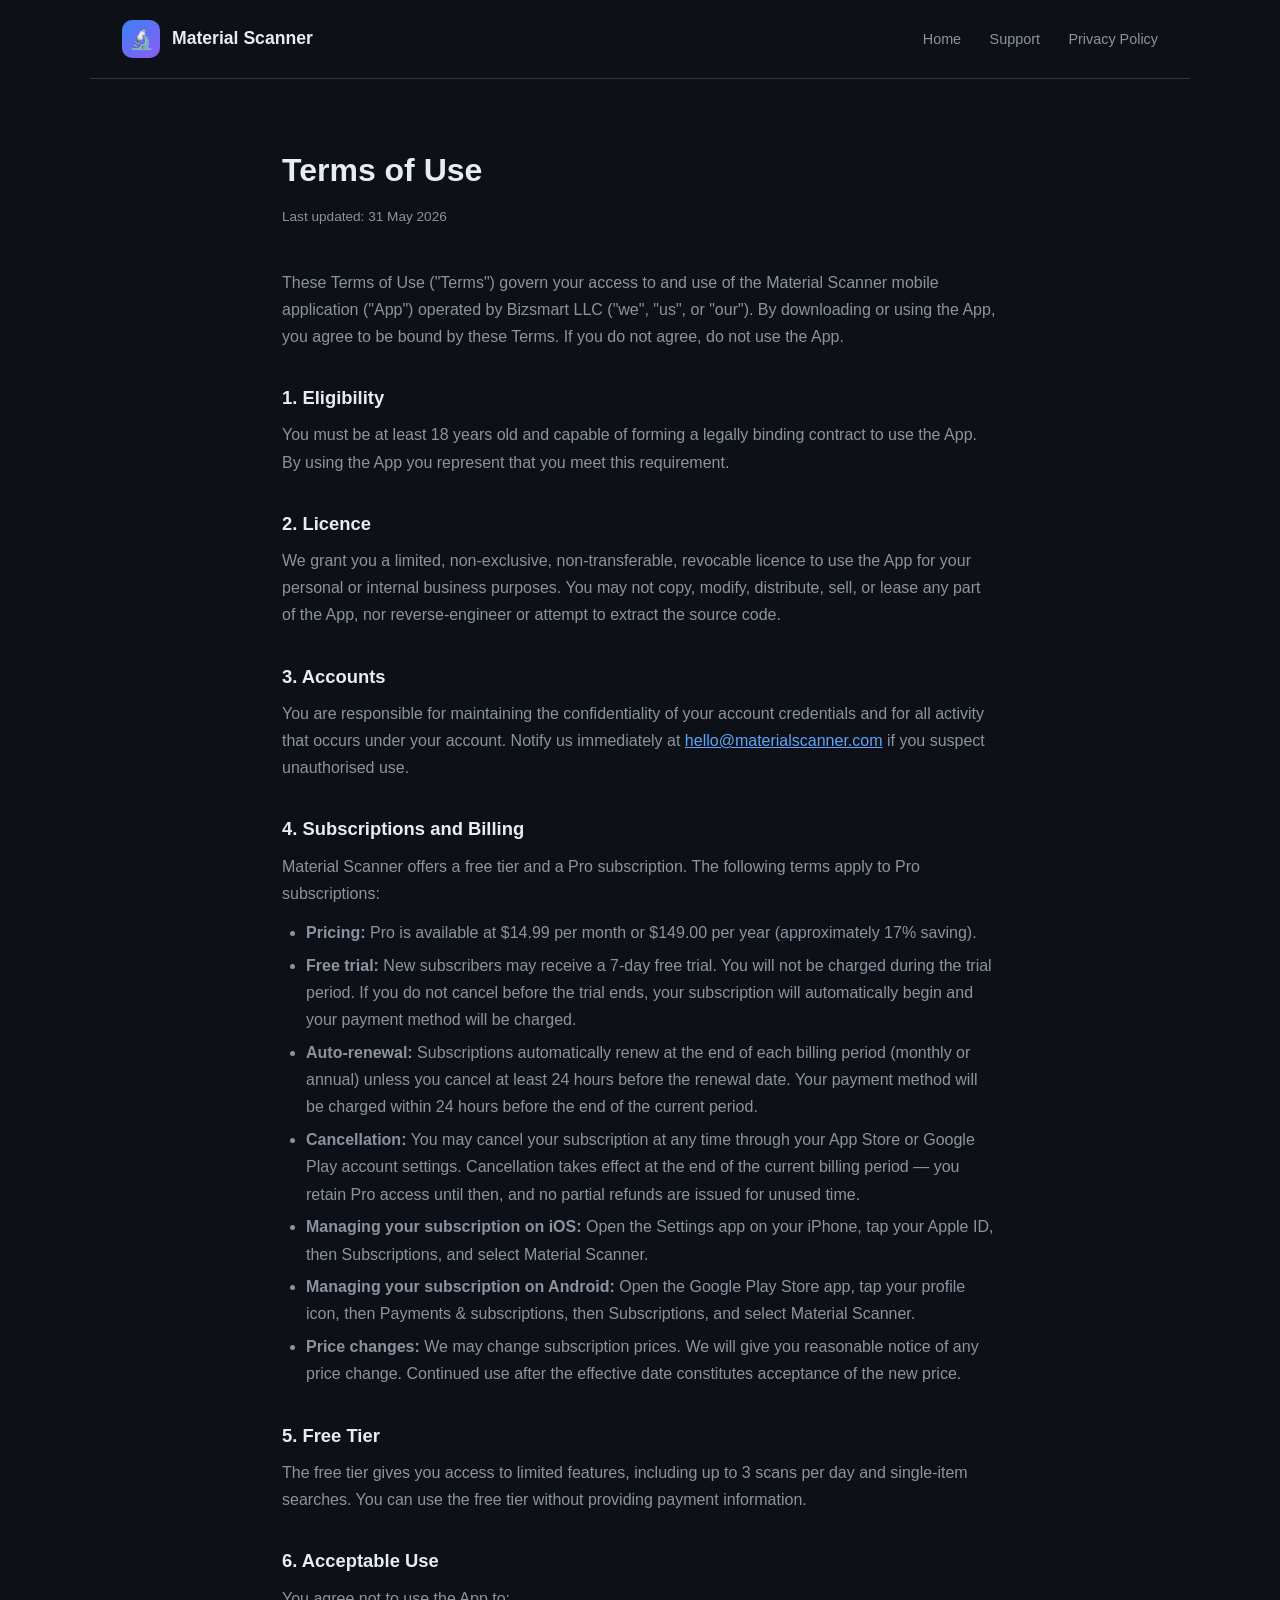
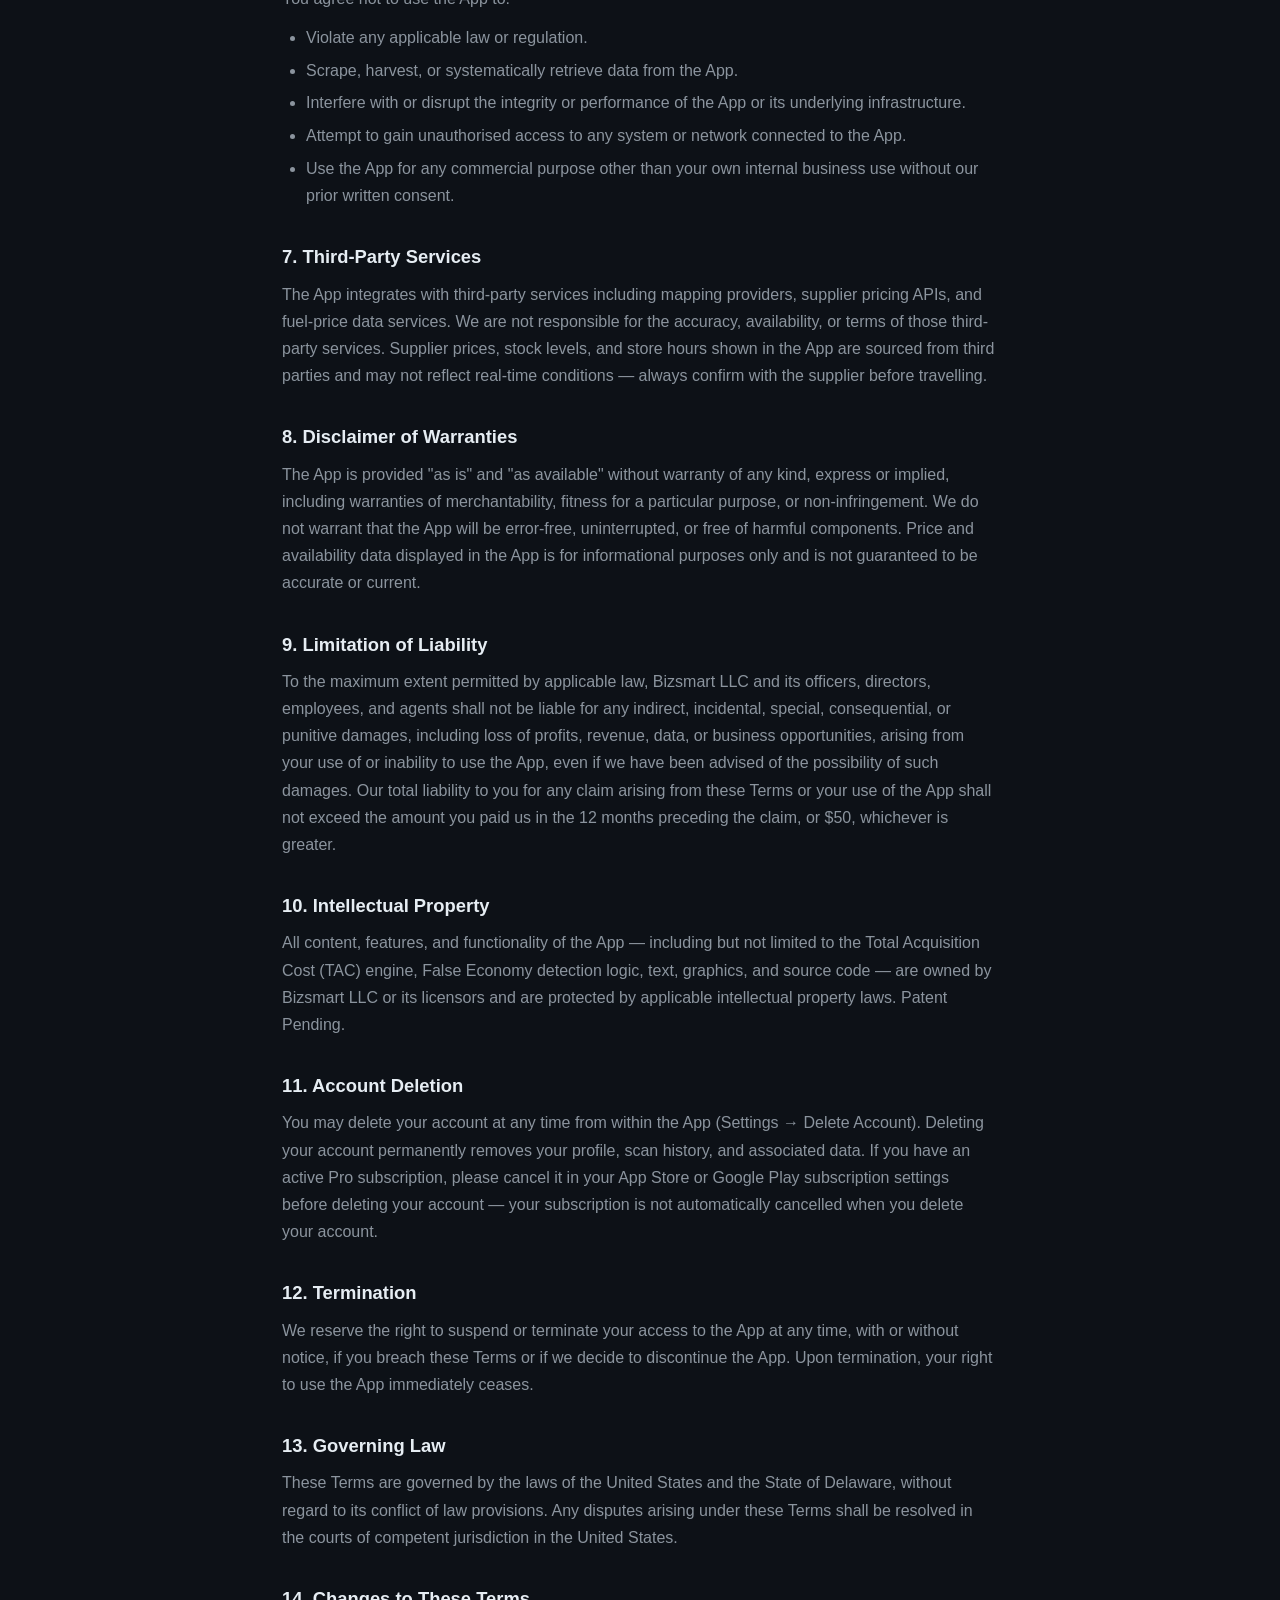
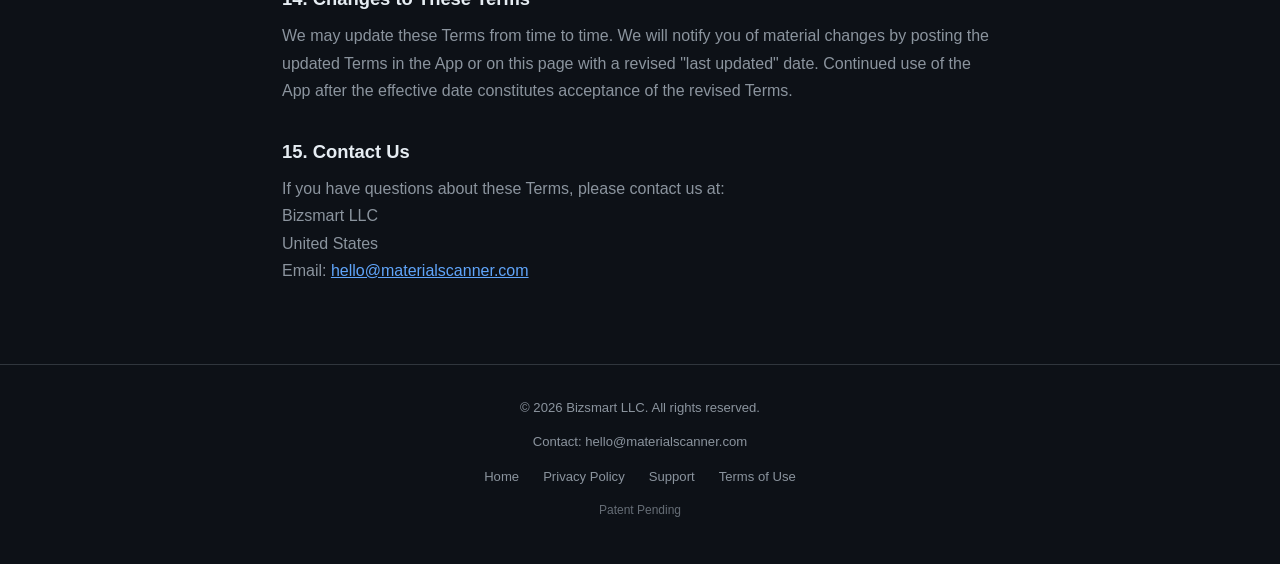
<file: terms.html>
<!DOCTYPE html>
<html lang="en">
<head>
  <meta charset="UTF-8" />
  <meta name="viewport" content="width=device-width, initial-scale=1.0" />
  <title>Terms of Use — Material Scanner by Bizsmart LLC</title>
  <style>
    *, *::before, *::after { box-sizing: border-box; margin: 0; padding: 0; }
    :root {
      --bg: #0d1117; --surface: #161b22; --border: #30363d;
      --accent: #3b82f6; --accent-light: #60a5fa;
      --text: #e6edf3; --muted: #8b949e; --radius: 12px;
    }
    body { background: var(--bg); color: var(--text);
      font-family: -apple-system, BlinkMacSystemFont, "Segoe UI", Roboto, Helvetica, Arial, sans-serif;
      line-height: 1.7; min-height: 100vh; }
    header {
      border-bottom: 1px solid var(--border); padding: 1.25rem 2rem;
      display: flex; align-items: center; justify-content: space-between;
      max-width: 1100px; margin: 0 auto;
    }
    .logo { display: flex; align-items: center; gap: .75rem; text-decoration: none; color: var(--text); }
    .logo-icon { width: 38px; height: 38px;
      background: linear-gradient(135deg, #3b82f6 0%, #8b5cf6 100%);
      border-radius: 10px; display: flex; align-items: center; justify-content: center; font-size: 1.25rem; }
    .logo span { font-weight: 700; font-size: 1.1rem; }
    nav a { color: var(--muted); text-decoration: none; margin-left: 1.5rem; font-size: .9rem; transition: color .2s; }
    nav a:hover { color: var(--text); }
    main { max-width: 780px; margin: 4rem auto 5rem; padding: 0 2rem; }
    h1  { font-size: 2rem; font-weight: 800; margin-bottom: .5rem; }
    .updated { color: var(--muted); font-size: .85rem; margin-bottom: 2.5rem; }
    h2  { font-size: 1.15rem; font-weight: 700; margin: 2rem 0 .5rem; }
    p   { color: var(--muted); margin-bottom: .75rem; }
    ul  { color: var(--muted); padding-left: 1.5rem; margin-bottom: .75rem; }
    li  { margin-bottom: .35rem; }
    a   { color: var(--accent-light); }
    footer { border-top: 1px solid var(--border); padding: 2rem; text-align: center; font-size: .82rem; color: var(--muted); }
    footer a { color: var(--muted); text-decoration: none; }
    footer a:hover { color: var(--text); }
    .footer-links { display: flex; gap: 1.5rem; justify-content: center; margin-top: .5rem; }
  </style>
</head>
<body>

  <header>
    <a href="/" class="logo">
      <div class="logo-icon">🔬</div>
      <span>Material Scanner</span>
    </a>
    <nav>
      <a href="/">Home</a>
      <a href="support.html">Support</a>
      <a href="privacy.html">Privacy Policy</a>
    </nav>
  </header>

  <main>
    <h1>Terms of Use</h1>
    <p class="updated">Last updated: 31 May 2026</p>

    <p>
      These Terms of Use ("Terms") govern your access to and use of the Material Scanner
      mobile application ("App") operated by Bizsmart LLC ("we", "us", or "our"). By
      downloading or using the App, you agree to be bound by these Terms. If you do not
      agree, do not use the App.
    </p>

    <h2>1. Eligibility</h2>
    <p>
      You must be at least 18 years old and capable of forming a legally binding contract
      to use the App. By using the App you represent that you meet this requirement.
    </p>

    <h2>2. Licence</h2>
    <p>
      We grant you a limited, non-exclusive, non-transferable, revocable licence to use
      the App for your personal or internal business purposes. You may not copy, modify,
      distribute, sell, or lease any part of the App, nor reverse-engineer or attempt to
      extract the source code.
    </p>

    <h2>3. Accounts</h2>
    <p>
      You are responsible for maintaining the confidentiality of your account credentials
      and for all activity that occurs under your account. Notify us immediately at
      <a href="mailto:hello@materialscanner.com">hello@materialscanner.com</a> if you
      suspect unauthorised use.
    </p>

    <h2>4. Subscriptions and Billing</h2>
    <p>
      Material Scanner offers a free tier and a Pro subscription. The following terms
      apply to Pro subscriptions:
    </p>
    <ul>
      <li><strong>Pricing:</strong> Pro is available at $14.99 per month or $149.00 per
        year (approximately 17% saving).</li>
      <li><strong>Free trial:</strong> New subscribers may receive a 7-day free trial.
        You will not be charged during the trial period. If you do not cancel before the
        trial ends, your subscription will automatically begin and your payment method
        will be charged.</li>
      <li><strong>Auto-renewal:</strong> Subscriptions automatically renew at the end of
        each billing period (monthly or annual) unless you cancel at least 24 hours
        before the renewal date. Your payment method will be charged within 24 hours
        before the end of the current period.</li>
      <li><strong>Cancellation:</strong> You may cancel your subscription at any time
        through your App Store or Google Play account settings. Cancellation takes effect
        at the end of the current billing period — you retain Pro access until then, and
        no partial refunds are issued for unused time.</li>
      <li><strong>Managing your subscription on iOS:</strong> Open the Settings app on
        your iPhone, tap your Apple ID, then Subscriptions, and select Material Scanner.</li>
      <li><strong>Managing your subscription on Android:</strong> Open the Google Play
        Store app, tap your profile icon, then Payments &amp; subscriptions, then
        Subscriptions, and select Material Scanner.</li>
      <li><strong>Price changes:</strong> We may change subscription prices. We will give
        you reasonable notice of any price change. Continued use after the effective date
        constitutes acceptance of the new price.</li>
    </ul>

    <h2>5. Free Tier</h2>
    <p>
      The free tier gives you access to limited features, including up to 3 scans per day
      and single-item searches. You can use the free tier without providing payment
      information.
    </p>

    <h2>6. Acceptable Use</h2>
    <p>You agree not to use the App to:</p>
    <ul>
      <li>Violate any applicable law or regulation.</li>
      <li>Scrape, harvest, or systematically retrieve data from the App.</li>
      <li>Interfere with or disrupt the integrity or performance of the App or its
        underlying infrastructure.</li>
      <li>Attempt to gain unauthorised access to any system or network connected to the
        App.</li>
      <li>Use the App for any commercial purpose other than your own internal business
        use without our prior written consent.</li>
    </ul>

    <h2>7. Third-Party Services</h2>
    <p>
      The App integrates with third-party services including mapping providers, supplier
      pricing APIs, and fuel-price data services. We are not responsible for the
      accuracy, availability, or terms of those third-party services. Supplier prices,
      stock levels, and store hours shown in the App are sourced from third parties and
      may not reflect real-time conditions — always confirm with the supplier before
      travelling.
    </p>

    <h2>8. Disclaimer of Warranties</h2>
    <p>
      The App is provided "as is" and "as available" without warranty of any kind,
      express or implied, including warranties of merchantability, fitness for a
      particular purpose, or non-infringement. We do not warrant that the App will be
      error-free, uninterrupted, or free of harmful components. Price and availability
      data displayed in the App is for informational purposes only and is not guaranteed
      to be accurate or current.
    </p>

    <h2>9. Limitation of Liability</h2>
    <p>
      To the maximum extent permitted by applicable law, Bizsmart LLC and its officers,
      directors, employees, and agents shall not be liable for any indirect, incidental,
      special, consequential, or punitive damages, including loss of profits, revenue,
      data, or business opportunities, arising from your use of or inability to use the
      App, even if we have been advised of the possibility of such damages. Our total
      liability to you for any claim arising from these Terms or your use of the App
      shall not exceed the amount you paid us in the 12 months preceding the claim, or
      $50, whichever is greater.
    </p>

    <h2>10. Intellectual Property</h2>
    <p>
      All content, features, and functionality of the App — including but not limited to
      the Total Acquisition Cost (TAC) engine, False Economy detection logic, text,
      graphics, and source code — are owned by Bizsmart LLC or its licensors and are
      protected by applicable intellectual property laws. Patent Pending.
    </p>

    <h2>11. Account Deletion</h2>
    <p>
      You may delete your account at any time from within the App (Settings &rarr; Delete
      Account). Deleting your account permanently removes your profile, scan history, and
      associated data. If you have an active Pro subscription, please cancel it in your
      App Store or Google Play subscription settings before deleting your account — your
      subscription is not automatically cancelled when you delete your account.
    </p>

    <h2>12. Termination</h2>
    <p>
      We reserve the right to suspend or terminate your access to the App at any time,
      with or without notice, if you breach these Terms or if we decide to discontinue
      the App. Upon termination, your right to use the App immediately ceases.
    </p>

    <h2>13. Governing Law</h2>
    <p>
      These Terms are governed by the laws of the United States and the State of
      Delaware, without regard to its conflict of law provisions. Any disputes arising
      under these Terms shall be resolved in the courts of competent jurisdiction in the
      United States.
    </p>

    <h2>14. Changes to These Terms</h2>
    <p>
      We may update these Terms from time to time. We will notify you of material changes
      by posting the updated Terms in the App or on this page with a revised "last
      updated" date. Continued use of the App after the effective date constitutes
      acceptance of the revised Terms.
    </p>

    <h2>15. Contact Us</h2>
    <p>
      If you have questions about these Terms, please contact us at:<br />
      Bizsmart LLC<br />
      United States<br />
      Email: <a href="mailto:hello@materialscanner.com">hello@materialscanner.com</a>
    </p>
  </main>

  <footer>
    <p>&copy; 2026 Bizsmart LLC. All rights reserved.</p>
    <p>Contact: <a href="mailto:hello@materialscanner.com">hello@materialscanner.com</a></p>
    <div class="footer-links">
      <a href="/">Home</a>
      <a href="privacy.html">Privacy Policy</a>
      <a href="support.html">Support</a>
      <a href="terms.html">Terms of Use</a>
    </div>
    <p style="margin-top: .75rem; font-size: .75rem; opacity: .7;">Patent Pending</p>
  </footer>

</body>
</html>
</file>
<file: assets/landing.css>
/*! tailwindcss v4.2.2 | MIT License | https://tailwindcss.com */
@layer properties{@supports (((-webkit-hyphens:none)) and (not (margin-trim:inline))) or ((-moz-orient:inline) and (not (color:rgb(from red r g b)))){*,:before,:after,::backdrop{--tw-border-style:solid;--tw-leading:initial;--tw-font-weight:initial;--tw-tracking:initial;--tw-shadow:0 0 #0000;--tw-shadow-color:initial;--tw-shadow-alpha:100%;--tw-inset-shadow:0 0 #0000;--tw-inset-shadow-color:initial;--tw-inset-shadow-alpha:100%;--tw-ring-color:initial;--tw-ring-shadow:0 0 #0000;--tw-inset-ring-color:initial;--tw-inset-ring-shadow:0 0 #0000;--tw-ring-inset:initial;--tw-ring-offset-width:0px;--tw-ring-offset-color:#fff;--tw-ring-offset-shadow:0 0 #0000;--tw-backdrop-blur:initial;--tw-backdrop-brightness:initial;--tw-backdrop-contrast:initial;--tw-backdrop-grayscale:initial;--tw-backdrop-hue-rotate:initial;--tw-backdrop-invert:initial;--tw-backdrop-opacity:initial;--tw-backdrop-saturate:initial;--tw-backdrop-sepia:initial;--tw-duration:initial}}}@layer theme{:root,:host{--font-sans:ui-sans-serif,system-ui,-apple-system,BlinkMacSystemFont,"Segoe UI",sans-serif;--font-mono:ui-monospace,SFMono-Regular,Menlo,Monaco,Consolas,"Liberation Mono","Courier New",monospace;--color-amber-500:oklch(76.9% .188 70.08);--color-slate-800:oklch(27.9% .041 260.031);--color-white:#fff;--spacing:.25rem;--container-md:28rem;--container-lg:32rem;--container-xl:36rem;--container-2xl:42rem;--container-4xl:56rem;--text-xs:.75rem;--text-xs--line-height:calc(1/.75);--text-sm:.875rem;--text-sm--line-height:calc(1.25/.875);--text-base:1rem;--text-base--line-height:calc(1.5/1);--text-lg:1.125rem;--text-lg--line-height:calc(1.75/1.125);--text-xl:1.25rem;--text-xl--line-height:calc(1.75/1.25);--text-3xl:1.875rem;--text-3xl--line-height:calc(2.25/1.875);--text-4xl:2.25rem;--text-4xl--line-height:calc(2.5/2.25);--font-weight-medium:500;--font-weight-semibold:600;--font-weight-bold:700;--tracking-tight:-.025em;--tracking-wider:.05em;--leading-tight:1.25;--leading-relaxed:1.625;--radius-lg:.5rem;--radius-xl:.75rem;--radius-2xl:1rem;--blur-md:12px;--default-transition-duration:.15s;--default-transition-timing-function:cubic-bezier(.4,0,.2,1);--default-font-family:var(--font-sans);--default-mono-font-family:var(--font-mono);--color-night:#0f172a;--color-safety:#f59e0b;--color-charcoal:#1e293b;--color-line:#334155;--color-copy:#cbd5e1}}@layer base{*,:after,:before,::backdrop{box-sizing:border-box;border:0 solid;margin:0;padding:0}::file-selector-button{box-sizing:border-box;border:0 solid;margin:0;padding:0}html,:host{-webkit-text-size-adjust:100%;tab-size:4;line-height:1.5;font-family:var(--default-font-family,ui-sans-serif,system-ui,sans-serif,"Apple Color Emoji","Segoe UI Emoji","Segoe UI Symbol","Noto Color Emoji");font-feature-settings:var(--default-font-feature-settings,normal);font-variation-settings:var(--default-font-variation-settings,normal);-webkit-tap-highlight-color:transparent}hr{height:0;color:inherit;border-top-width:1px}abbr:where([title]){-webkit-text-decoration:underline dotted;text-decoration:underline dotted}h1,h2,h3,h4,h5,h6{font-size:inherit;font-weight:inherit}a{color:inherit;-webkit-text-decoration:inherit;-webkit-text-decoration:inherit;-webkit-text-decoration:inherit;text-decoration:inherit}b,strong{font-weight:bolder}code,kbd,samp,pre{font-family:var(--default-mono-font-family,ui-monospace,SFMono-Regular,Menlo,Monaco,Consolas,"Liberation Mono","Courier New",monospace);font-feature-settings:var(--default-mono-font-feature-settings,normal);font-variation-settings:var(--default-mono-font-variation-settings,normal);font-size:1em}small{font-size:80%}sub,sup{vertical-align:baseline;font-size:75%;line-height:0;position:relative}sub{bottom:-.25em}sup{top:-.5em}table{text-indent:0;border-color:inherit;border-collapse:collapse}:-moz-focusring{outline:auto}progress{vertical-align:baseline}summary{display:list-item}ol,ul,menu{list-style:none}img,svg,video,canvas,audio,iframe,embed,object{vertical-align:middle;display:block}img,video{max-width:100%;height:auto}button,input,select,optgroup,textarea{font:inherit;font-feature-settings:inherit;font-variation-settings:inherit;letter-spacing:inherit;color:inherit;opacity:1;background-color:#0000;border-radius:0}::file-selector-button{font:inherit;font-feature-settings:inherit;font-variation-settings:inherit;letter-spacing:inherit;color:inherit;opacity:1;background-color:#0000;border-radius:0}:where(select:is([multiple],[size])) optgroup{font-weight:bolder}:where(select:is([multiple],[size])) optgroup option{padding-inline-start:20px}::file-selector-button{margin-inline-end:4px}::placeholder{opacity:1}@supports (not ((-webkit-appearance:-apple-pay-button))) or (contain-intrinsic-size:1px){::placeholder{color:currentColor}@supports (color:color-mix(in lab, red, red)){::placeholder{color:color-mix(in oklab,currentcolor 50%,transparent)}}}textarea{resize:vertical}::-webkit-search-decoration{-webkit-appearance:none}::-webkit-date-and-time-value{min-height:1lh;text-align:inherit}::-webkit-datetime-edit{display:inline-flex}::-webkit-datetime-edit-fields-wrapper{padding:0}::-webkit-datetime-edit{padding-block:0}::-webkit-datetime-edit-year-field{padding-block:0}::-webkit-datetime-edit-month-field{padding-block:0}::-webkit-datetime-edit-day-field{padding-block:0}::-webkit-datetime-edit-hour-field{padding-block:0}::-webkit-datetime-edit-minute-field{padding-block:0}::-webkit-datetime-edit-second-field{padding-block:0}::-webkit-datetime-edit-millisecond-field{padding-block:0}::-webkit-datetime-edit-meridiem-field{padding-block:0}::-webkit-calendar-picker-indicator{line-height:1}:-moz-ui-invalid{box-shadow:none}button,input:where([type=button],[type=reset],[type=submit]){appearance:button}::file-selector-button{appearance:button}::-webkit-inner-spin-button{height:auto}::-webkit-outer-spin-button{height:auto}[hidden]:where(:not([hidden=until-found])){display:none!important}html{scroll-behavior:smooth;scroll-padding-top:6rem}body{min-width:280px}header .page-wrap{flex-wrap:wrap;padding-block:12px}header .page-wrap>a{min-width:0}main>section:first-child{grid-template-columns:minmax(0,1fr)}main>section:first-child>div{min-width:0}a,summary{-webkit-tap-highlight-color:transparent}:focus-visible{outline-offset:5px;outline:3px solid #f59e0b}summary::-webkit-details-marker{display:none}summary{list-style:none}}@layer components{.page-wrap{width:min(1240px,100% - 48px);margin-inline:auto}.cta{border-radius:8px;justify-content:center;align-items:center;gap:12px;min-height:52px;padding:14px 22px;font-size:14px;font-weight:700;text-decoration:none;transition:background .15s,border-color .15s;display:inline-flex}.cta-primary{color:#0f172a;background:#f59e0b;border:1px solid #f59e0b}.cta-primary:hover{background:#fbbf24;border-color:#fbbf24}.cta-secondary{color:#fff;background:0 0;border:1px solid #475569}.cta-secondary:hover{background:#1e293b;border-color:#94a3b8}.kicker{letter-spacing:.15em;text-transform:uppercase;font-family:ui-monospace,SFMono-Regular,monospace;font-size:11px;font-weight:600}.hero-title{letter-spacing:-.055em;font-size:clamp(42px,5.35vw,72px);font-weight:750;line-height:1.04}.feature-card{background:#1e293b;border:1px solid #334155;border-radius:14px;min-width:0;padding:28px}.feature-card h3{letter-spacing:-.025em;margin-top:26px;font-size:21px;font-weight:650;line-height:1.3}.feature-card p{color:#cbd5e1;margin-top:14px;font-size:14px;line-height:1.8}.feature-icon{color:#f59e0b;background:#f59e0b12;border:1px solid #f59e0b30;border-radius:10px;justify-content:center;align-items:center;width:48px;height:48px;display:flex}.example-grid{background-image:linear-gradient(#33415530 1px,#0000 1px),linear-gradient(90deg,#33415530 1px,#0000 1px);background-size:32px 32px}@media (min-width:1024px){main>section:first-child{grid-template-columns:minmax(0,1.12fr) minmax(0,1fr)}}.menu-panel{background:#1e293b;border:1px solid #334155;border-radius:12px;width:min(280px,100vw - 48px);padding:16px;position:absolute;top:58px;right:0;box-shadow:0 16px 40px #0005}.menu-panel a{min-height:44px;padding:10px;display:block}@media (max-width:639px){.page-wrap{width:calc(100% - 40px)}.hero-title{font-size:clamp(36px,9.6vw,50px)}.feature-card{padding:24px}}@media (prefers-reduced-motion:reduce){html{scroll-behavior:auto}.cta{transition:none}}}@layer utilities{.fixed{position:fixed}.relative{position:relative}.sticky{position:sticky}.-top-24{top:calc(var(--spacing)*-24)}.top-0{top:calc(var(--spacing)*0)}.left-4{left:calc(var(--spacing)*4)}.z-30{z-index:30}.z-50{z-index:50}.mx-auto{margin-inline:auto}.my-5{margin-block:calc(var(--spacing)*5)}.\!mt-5{margin-top:calc(var(--spacing)*5)!important}.mt-1{margin-top:calc(var(--spacing)*1)}.mt-2{margin-top:calc(var(--spacing)*2)}.mt-3{margin-top:calc(var(--spacing)*3)}.mt-4{margin-top:calc(var(--spacing)*4)}.mt-5{margin-top:calc(var(--spacing)*5)}.mt-6{margin-top:calc(var(--spacing)*6)}.mt-7{margin-top:calc(var(--spacing)*7)}.mt-8{margin-top:calc(var(--spacing)*8)}.mt-9{margin-top:calc(var(--spacing)*9)}.mb-3{margin-bottom:calc(var(--spacing)*3)}.mb-4{margin-bottom:calc(var(--spacing)*4)}.mb-5{margin-bottom:calc(var(--spacing)*5)}.mb-7{margin-bottom:calc(var(--spacing)*7)}.mb-10{margin-bottom:calc(var(--spacing)*10)}.ml-2{margin-left:calc(var(--spacing)*2)}.block{display:block}.flex{display:flex}.grid{display:grid}.hidden{display:none}.h-2{height:calc(var(--spacing)*2)}.h-4{height:calc(var(--spacing)*4)}.h-5{height:calc(var(--spacing)*5)}.h-6{height:calc(var(--spacing)*6)}.h-10{height:calc(var(--spacing)*10)}.min-h-11{min-height:calc(var(--spacing)*11)}.min-h-20{min-height:calc(var(--spacing)*20)}.w-2{width:calc(var(--spacing)*2)}.w-4{width:calc(var(--spacing)*4)}.w-5{width:calc(var(--spacing)*5)}.w-6{width:calc(var(--spacing)*6)}.w-10{width:calc(var(--spacing)*10)}.w-full{width:100%}.max-w-2xl{max-width:var(--container-2xl)}.max-w-4xl{max-width:var(--container-4xl)}.max-w-lg{max-width:var(--container-lg)}.max-w-md{max-width:var(--container-md)}.max-w-xl{max-width:var(--container-xl)}.shrink-0{flex-shrink:0}.cursor-pointer{cursor:pointer}.grid-cols-2{grid-template-columns:repeat(2,minmax(0,1fr))}.flex-col{flex-direction:column}.flex-wrap{flex-wrap:wrap}.items-center{align-items:center}.items-start{align-items:flex-start}.justify-between{justify-content:space-between}.justify-center{justify-content:center}.gap-2{gap:calc(var(--spacing)*2)}.gap-3{gap:calc(var(--spacing)*3)}.gap-4{gap:calc(var(--spacing)*4)}.gap-5{gap:calc(var(--spacing)*5)}.gap-6{gap:calc(var(--spacing)*6)}.gap-7{gap:calc(var(--spacing)*7)}.gap-10{gap:calc(var(--spacing)*10)}.gap-14{gap:calc(var(--spacing)*14)}.gap-x-6{column-gap:calc(var(--spacing)*6)}.gap-y-3{row-gap:calc(var(--spacing)*3)}.gap-y-4{row-gap:calc(var(--spacing)*4)}.rounded{border-radius:.25rem}.rounded-2xl{border-radius:var(--radius-2xl)}.rounded-full{border-radius:3.40282e38px}.rounded-lg{border-radius:var(--radius-lg)}.rounded-xl{border-radius:var(--radius-xl)}.border{border-style:var(--tw-border-style);border-width:1px}.border-y{border-block-style:var(--tw-border-style);border-block-width:1px}.border-t{border-top-style:var(--tw-border-style);border-top-width:1px}.border-b{border-bottom-style:var(--tw-border-style);border-bottom-width:1px}.border-line{border-color:var(--color-line)}.border-safety\/25{border-color:#f59e0b40}@supports (color:color-mix(in lab, red, red)){.border-safety\/25{border-color:color-mix(in oklab,var(--color-safety)25%,transparent)}}.border-safety\/30{border-color:#f59e0b4d}@supports (color:color-mix(in lab, red, red)){.border-safety\/30{border-color:color-mix(in oklab,var(--color-safety)30%,transparent)}}.border-slate-800{border-color:var(--color-slate-800)}.bg-charcoal{background-color:var(--color-charcoal)}.bg-charcoal\/40{background-color:#1e293b66}@supports (color:color-mix(in lab, red, red)){.bg-charcoal\/40{background-color:color-mix(in oklab,var(--color-charcoal)40%,transparent)}}.bg-night{background-color:var(--color-night)}.bg-night\/95{background-color:#0f172af2}@supports (color:color-mix(in lab, red, red)){.bg-night\/95{background-color:color-mix(in oklab,var(--color-night)95%,transparent)}}.bg-safety{background-color:var(--color-safety)}.bg-safety\/5{background-color:#f59e0b0d}@supports (color:color-mix(in lab, red, red)){.bg-safety\/5{background-color:color-mix(in oklab,var(--color-safety)5%,transparent)}}.bg-safety\/10{background-color:#f59e0b1a}@supports (color:color-mix(in lab, red, red)){.bg-safety\/10{background-color:color-mix(in oklab,var(--color-safety)10%,transparent)}}.p-4{padding:calc(var(--spacing)*4)}.p-5{padding:calc(var(--spacing)*5)}.p-6{padding:calc(var(--spacing)*6)}.px-2{padding-inline:calc(var(--spacing)*2)}.px-3{padding-inline:calc(var(--spacing)*3)}.px-5{padding-inline:calc(var(--spacing)*5)}.px-6{padding-inline:calc(var(--spacing)*6)}.py-1{padding-block:calc(var(--spacing)*1)}.py-2{padding-block:calc(var(--spacing)*2)}.py-3{padding-block:calc(var(--spacing)*3)}.py-5{padding-block:calc(var(--spacing)*5)}.py-10{padding-block:calc(var(--spacing)*10)}.py-16{padding-block:calc(var(--spacing)*16)}.py-20{padding-block:calc(var(--spacing)*20)}.pt-3{padding-top:calc(var(--spacing)*3)}.pt-4{padding-top:calc(var(--spacing)*4)}.pt-6{padding-top:calc(var(--spacing)*6)}.pb-4{padding-bottom:calc(var(--spacing)*4)}.text-center{text-align:center}.font-mono{font-family:var(--font-mono)}.font-sans{font-family:var(--font-sans)}.text-3xl{font-size:var(--text-3xl);line-height:var(--tw-leading,var(--text-3xl--line-height))}.text-base{font-size:var(--text-base);line-height:var(--tw-leading,var(--text-base--line-height))}.text-lg{font-size:var(--text-lg);line-height:var(--tw-leading,var(--text-lg--line-height))}.text-sm{font-size:var(--text-sm);line-height:var(--tw-leading,var(--text-sm--line-height))}.text-xl{font-size:var(--text-xl);line-height:var(--tw-leading,var(--text-xl--line-height))}.text-xs{font-size:var(--text-xs);line-height:var(--tw-leading,var(--text-xs--line-height))}.text-\[10px\]{font-size:10px}.text-\[11px\]{font-size:11px}.leading-relaxed{--tw-leading:var(--leading-relaxed);line-height:var(--leading-relaxed)}.leading-tight{--tw-leading:var(--leading-tight);line-height:var(--leading-tight)}.font-bold{--tw-font-weight:var(--font-weight-bold);font-weight:var(--font-weight-bold)}.font-medium{--tw-font-weight:var(--font-weight-medium);font-weight:var(--font-weight-medium)}.font-semibold{--tw-font-weight:var(--font-weight-semibold);font-weight:var(--font-weight-semibold)}.tracking-tight{--tw-tracking:var(--tracking-tight);letter-spacing:var(--tracking-tight)}.tracking-wider{--tw-tracking:var(--tracking-wider);letter-spacing:var(--tracking-wider)}.whitespace-nowrap{white-space:nowrap}.\!text-safety{color:var(--color-safety)!important}.text-copy{color:var(--color-copy)}.text-night{color:var(--color-night)}.text-safety{color:var(--color-safety)}.text-white{color:var(--color-white)}.uppercase{text-transform:uppercase}.antialiased{-webkit-font-smoothing:antialiased;-moz-osx-font-smoothing:grayscale}.shadow-\[0_0_50px_-12px_rgba\(245\,158\,11\,0\.15\)\]{--tw-shadow:0 0 50px -12px var(--tw-shadow-color,#f59e0b26);box-shadow:var(--tw-inset-shadow),var(--tw-inset-ring-shadow),var(--tw-ring-offset-shadow),var(--tw-ring-shadow),var(--tw-shadow)}.backdrop-blur-md{--tw-backdrop-blur:blur(var(--blur-md));-webkit-backdrop-filter:var(--tw-backdrop-blur,)var(--tw-backdrop-brightness,)var(--tw-backdrop-contrast,)var(--tw-backdrop-grayscale,)var(--tw-backdrop-hue-rotate,)var(--tw-backdrop-invert,)var(--tw-backdrop-opacity,)var(--tw-backdrop-saturate,)var(--tw-backdrop-sepia,);backdrop-filter:var(--tw-backdrop-blur,)var(--tw-backdrop-brightness,)var(--tw-backdrop-contrast,)var(--tw-backdrop-grayscale,)var(--tw-backdrop-hue-rotate,)var(--tw-backdrop-invert,)var(--tw-backdrop-opacity,)var(--tw-backdrop-saturate,)var(--tw-backdrop-sepia,)}.transition-colors{transition-property:color,background-color,border-color,outline-color,text-decoration-color,fill,stroke,--tw-gradient-from,--tw-gradient-via,--tw-gradient-to;transition-timing-function:var(--tw-ease,var(--default-transition-timing-function));transition-duration:var(--tw-duration,var(--default-transition-duration))}.duration-200{--tw-duration:.2s;transition-duration:.2s}@media (hover:hover){.hover\:border-amber-500\/40:hover{border-color:#f99c0066}@supports (color:color-mix(in lab, red, red)){.hover\:border-amber-500\/40:hover{border-color:color-mix(in oklab,var(--color-amber-500)40%,transparent)}}.hover\:text-white:hover{color:var(--color-white)}}.focus\:top-4:focus{top:calc(var(--spacing)*4)}@media (min-width:40rem){.sm\:grid-cols-2{grid-template-columns:repeat(2,minmax(0,1fr))}.sm\:flex-row{flex-direction:row}.sm\:gap-6{gap:calc(var(--spacing)*6)}.sm\:p-6{padding:calc(var(--spacing)*6)}.sm\:p-8{padding:calc(var(--spacing)*8)}.sm\:p-12{padding:calc(var(--spacing)*12)}.sm\:text-4xl{font-size:var(--text-4xl);line-height:var(--tw-leading,var(--text-4xl--line-height))}.sm\:text-base{font-size:var(--text-base);line-height:var(--tw-leading,var(--text-base--line-height))}.sm\:text-lg{font-size:var(--text-lg);line-height:var(--tw-leading,var(--text-lg--line-height))}}@media (min-width:48rem){.md\:flex{display:flex}.md\:hidden{display:none}.md\:grid-cols-2{grid-template-columns:repeat(2,minmax(0,1fr))}.md\:py-24{padding-block:calc(var(--spacing)*24)}}@media (min-width:64rem){.lg\:mt-0{margin-top:calc(var(--spacing)*0)}.lg\:flex{display:flex}.lg\:grid-cols-\[1\.12fr_1fr\]{grid-template-columns:1.12fr 1fr}.lg\:grid-cols-\[1fr_1\.3fr\]{grid-template-columns:1fr 1.3fr}.lg\:items-center{align-items:center}.lg\:justify-between{justify-content:space-between}.lg\:gap-12{gap:calc(var(--spacing)*12)}.lg\:gap-20{gap:calc(var(--spacing)*20)}.lg\:py-24{padding-block:calc(var(--spacing)*24)}}@media (min-width:80rem){.xl\:grid-cols-4{grid-template-columns:repeat(4,minmax(0,1fr))}}}@property --tw-border-style{syntax:"*";inherits:false;initial-value:solid}@property --tw-leading{syntax:"*";inherits:false}@property --tw-font-weight{syntax:"*";inherits:false}@property --tw-tracking{syntax:"*";inherits:false}@property --tw-shadow{syntax:"*";inherits:false;initial-value:0 0 #0000}@property --tw-shadow-color{syntax:"*";inherits:false}@property --tw-shadow-alpha{syntax:"<percentage>";inherits:false;initial-value:100%}@property --tw-inset-shadow{syntax:"*";inherits:false;initial-value:0 0 #0000}@property --tw-inset-shadow-color{syntax:"*";inherits:false}@property --tw-inset-shadow-alpha{syntax:"<percentage>";inherits:false;initial-value:100%}@property --tw-ring-color{syntax:"*";inherits:false}@property --tw-ring-shadow{syntax:"*";inherits:false;initial-value:0 0 #0000}@property --tw-inset-ring-color{syntax:"*";inherits:false}@property --tw-inset-ring-shadow{syntax:"*";inherits:false;initial-value:0 0 #0000}@property --tw-ring-inset{syntax:"*";inherits:false}@property --tw-ring-offset-width{syntax:"<length>";inherits:false;initial-value:0}@property --tw-ring-offset-color{syntax:"*";inherits:false;initial-value:#fff}@property --tw-ring-offset-shadow{syntax:"*";inherits:false;initial-value:0 0 #0000}@property --tw-backdrop-blur{syntax:"*";inherits:false}@property --tw-backdrop-brightness{syntax:"*";inherits:false}@property --tw-backdrop-contrast{syntax:"*";inherits:false}@property --tw-backdrop-grayscale{syntax:"*";inherits:false}@property --tw-backdrop-hue-rotate{syntax:"*";inherits:false}@property --tw-backdrop-invert{syntax:"*";inherits:false}@property --tw-backdrop-opacity{syntax:"*";inherits:false}@property --tw-backdrop-saturate{syntax:"*";inherits:false}@property --tw-backdrop-sepia{syntax:"*";inherits:false}@property --tw-duration{syntax:"*";inherits:false}
</file>
